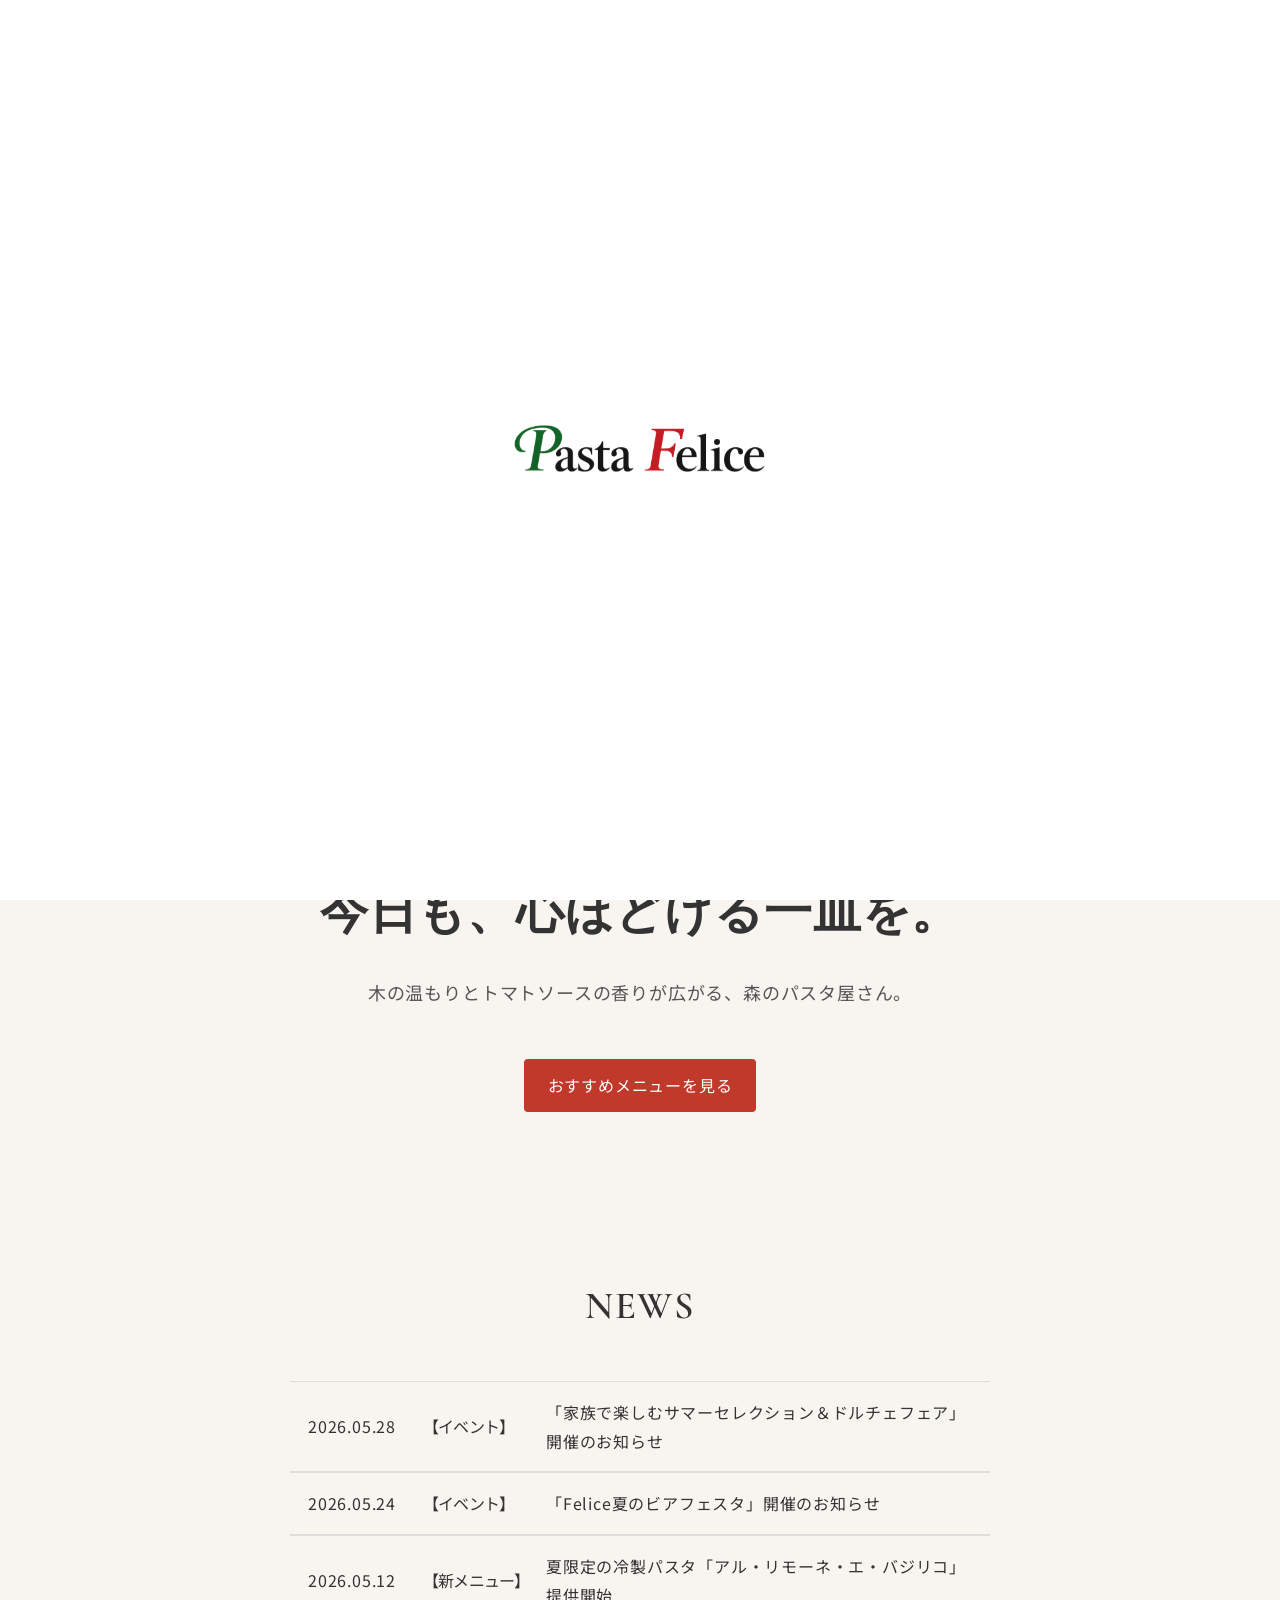
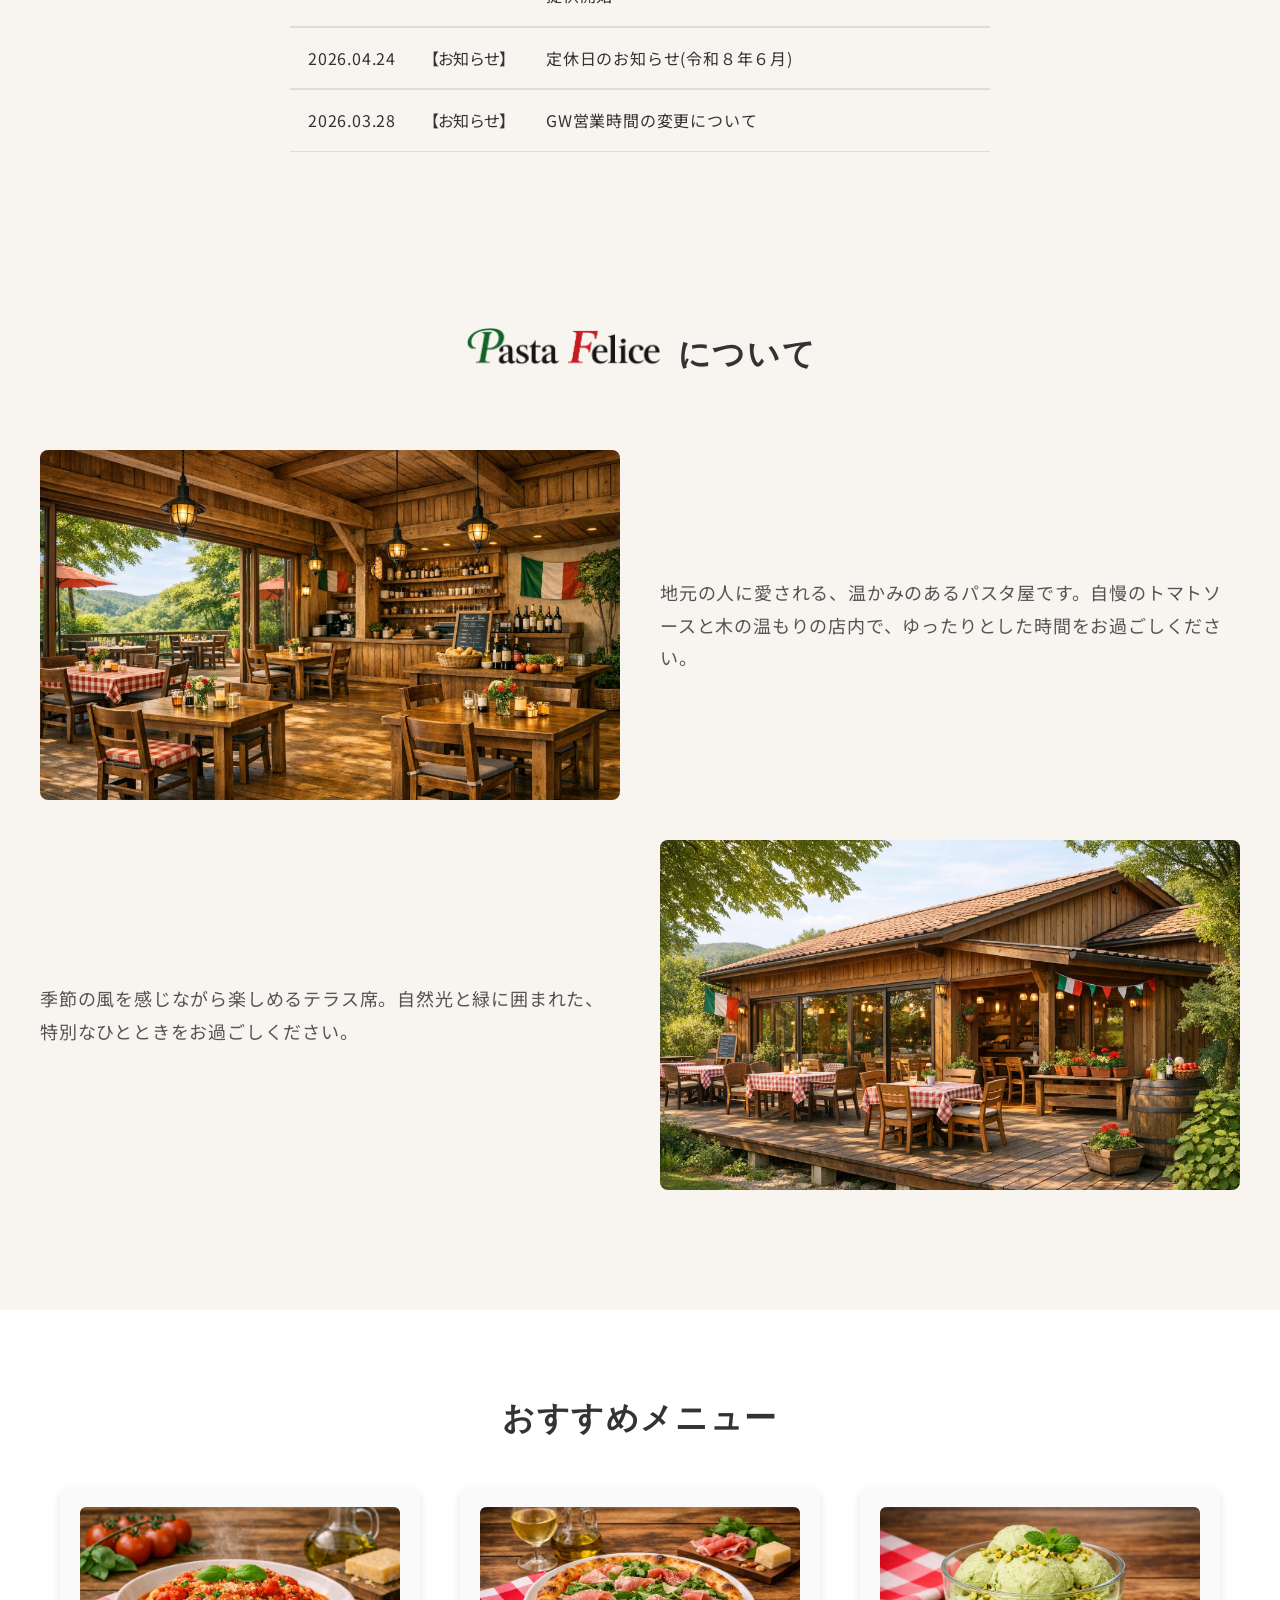
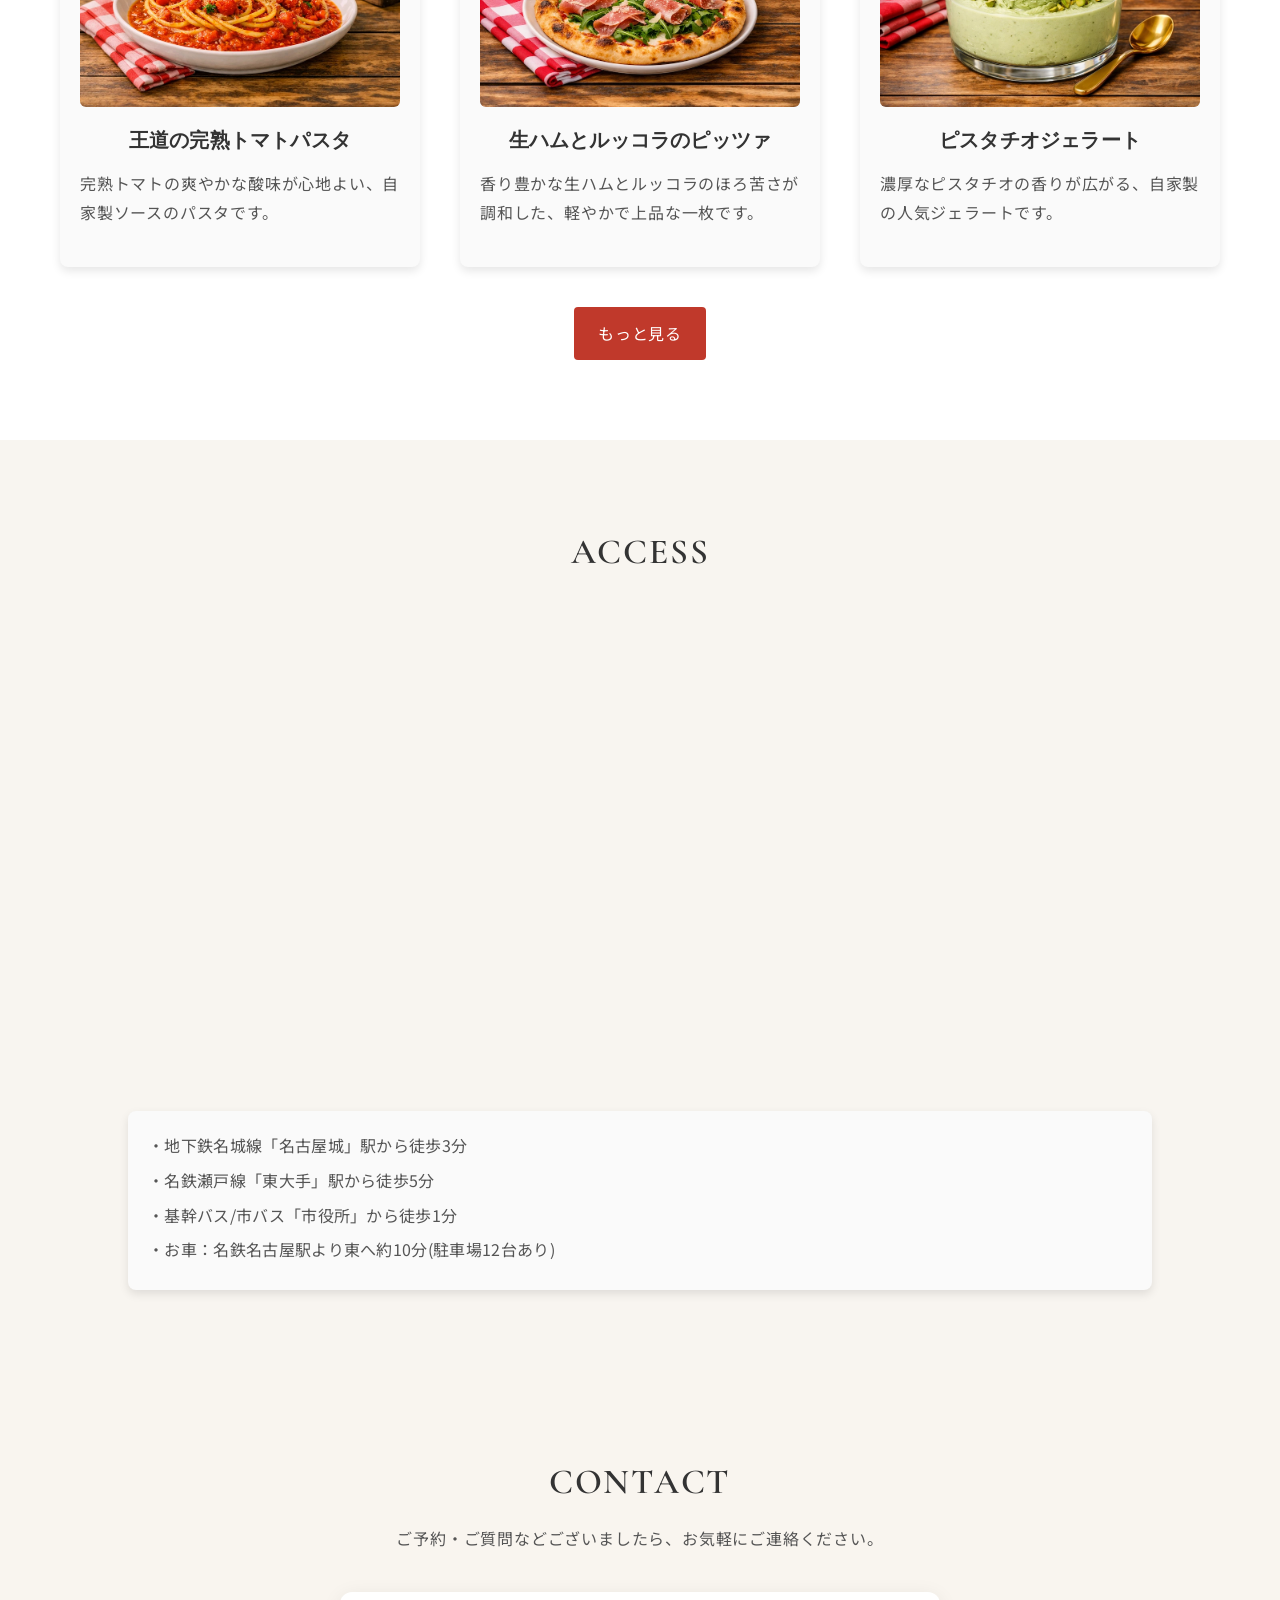
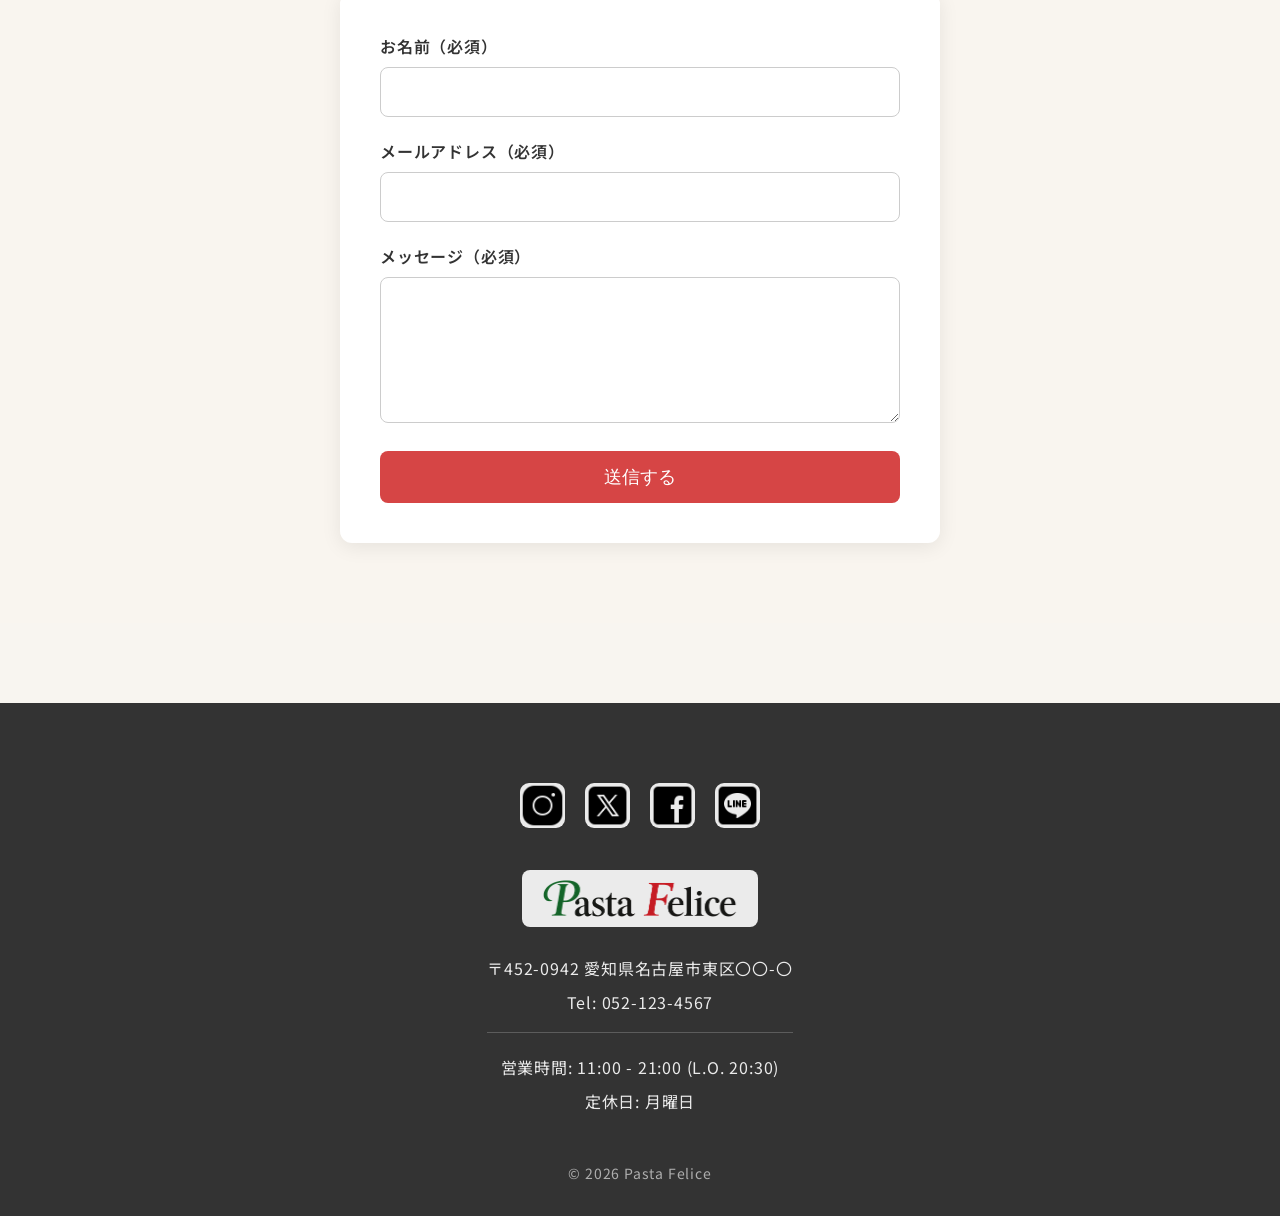
<file: index.html>
<!doctype html>
<html lang="ja">

<head>
  <meta charset="UTF-8" />
  <meta name="viewport" content="width=device-width, initial-scale=1.0" />
  <title>Pasta Felice</title>
  <link
    href="https://fonts.googleapis.com/css2?family=Cormorant+Garamond:wght@400;600&family=Playfair+Display:wght@400;600&family=Noto+Sans+JP:wght@300;400;500&display=swap"
    rel="stylesheet" />
  <link rel="stylesheet" href="https://cdnjs.cloudflare.com/ajax/libs/font-awesome/6.5.1/css/all.min.css" />

  <link rel="stylesheet" href="assets/css/style.css" />
  <script>
    if (sessionStorage.getItem('felice_visited')) {
      document.documentElement.style.visibility = 'hidden';
      document.addEventListener('DOMContentLoaded', () => {
        document.documentElement.style.visibility = '';
      });
    }
  </script>
</head>

<body>
  <script>
    if (sessionStorage.getItem('felice_visited')) {
      document.write(
        '<style>#splash, .white-cover { display: none !important; }</style>',
      );
    }
  </script>
  <div id="splash">
    <img src="./assets/images/logo3.png" alt="Logo" class="splash-logo-img" />
  </div>

  <div class="header-wrapper">
    <header>
      <a href="index.html" class="logo"><img src="./assets/images/logo3.png" alt="Pasta Felice" /></a>

      <div class="hamburger">
        <span></span>
        <span></span>
        <span></span>
      </div>

      <nav class="nav-menu">
        <span class="nav-close">×</span>
        <ul>
          <li><a href="index.html">HOME</a></li>
          <li><a href="index.html#news">NEWS</a></li>
          <li><a href="index.html#about">ABOUT</a></li>
          <li><a href="menu.html">MENU</a></li>
          <li><a href="index.html#access">ACCESS</a></li>
          <li><a href="index.html#contact">CONTACT</a></li>
        </ul>
      </nav>
    </header>
    <div class="nav-overlay"></div>
  </div>

  <main>
    <section class="main-visual" id="home-visual">
      <div class="white-cover"></div>

      <div class="slide slide1">
        <div class="overlay"></div>
      </div>
      <div class="slide slide3">
        <div class="overlay"></div>
      </div>
      <div class="slide slide2">
        <div class="overlay"></div>
      </div>
      <div class="slide slide4">
        <div class="overlay"></div>
      </div>
      <!-- ★★★ ここにメッセージを挿入 ★★★ -->
      <div class="slide-message">
        こころに残る、<br class="sp" />ひと皿の物語。
      </div>
      <div class="indicator">
        <span class="dot active"></span>
        <span class="dot"></span>
        <span class="dot"></span>
        <span class="dot"></span>
      </div>
      <button class="arrow prev">‹</button>
      <button class="arrow next">›</button>
    </section>

    <section class="catch">
      <h1 class="catch-title">今日も、心ほどける<br class="sp" />一皿を。</h1>
      <p class="catch-text">
        木の温もりと<br class="sp" />トマトソースの香りが広がる、<br class="sp" />森のパスタ屋さん。
      </p>
      <a href="#menu" class="btn">おすすめメニューを見る</a>
    </section>

    <section id="news" class="news-section fade-in">
      <div class="container">
        <h2 class="section-title">NEWS</h2>

        <!-- JSで中身を入れる箱 -->
        <div id="news-list" class="news-list"></div>
      </div>
    </section>

    <section id="about" class="about fade-in">
      <h2 class="section-title">
        <img src="./assets/images/logo3.png" alt="Pasta Felice について" /><span>について</span>
      </h2>

      <div class="about-row">
        <div class="about-img" style="background-image: url('assets/images/interior.webp')"></div>

        <div class="about-text">
          <p>
            地元の人に愛される、温かみのあるパスタ屋です。自慢のトマトソースと木の温もりの店内で、ゆったりとした時間をお過ごしください。
          </p>
        </div>
      </div>

      <div class="about-row reverse">
        <div class="about-img" style="background-image: url('assets/images/exterior.webp')"></div>

        <div class="about-text">
          <p>
            季節の風を感じながら楽しめるテラス席。自然光と緑に囲まれた、特別なひとときをお過ごしください。
          </p>
        </div>
      </div>
    </section>

    <section id="menu" class="menu fade-in">
      <h2 class="section-title">おすすめメニュー</h2>

      <div class="cards">
        <div class="card menu-card" data-key="pasta1" style="cursor: pointer">
          <div class="card-img" style="background-image: url('assets/images/pasta1.webp')"></div>

          <h3>王道の完熟トマトパスタ</h3>
          <p class="card-desc">
            完熟トマトの爽やかな酸味が心地よい、自家製ソースのパスタです。
          </p>
        </div>

        <div class="card menu-card" data-key="pizza3" style="cursor: pointer">
          <div class="card-img" style="background-image: url('assets/images/pizza3.webp')"></div>

          <h3>生ハムとルッコラのピッツァ</h3>
          <p class="card-desc">
            香り豊かな生ハムとルッコラのほろ苦さが調和した、軽やかで上品な一枚です。
          </p>
        </div>

        <div class="card menu-card" data-key="dessert3" style="cursor: pointer">
          <div class="card-img" style="background-image: url('assets/images/dessert3.webp')"></div>

          <h3>ピスタチオジェラート</h3>
          <p class="card-desc">
            濃厚なピスタチオの香りが広がる、自家製の人気ジェラートです。
          </p>
        </div>
      </div>

      <a href="menu.html" class="btn">もっと見る</a>
    </section>
  </main>

  <section id="access" class="access fade-in">
    <h2 class="section-title">ACCESS</h2>
    <div class="map-large">
      <iframe
        src="https://www.google.com/maps/embed?pb=!1m18!1m12!1m3!1d3261.004905829444!2d136.90399157543223!3d35.18143027275275!2m3!1f0!2f0!3f0!3m2!1i1024!2i768!4f13.1!3m3!1m2!1s0x6003712dbfa2718f%3A0x6dc8f7587fe509fd!2z5ZCN5Y-k5bGL5biC5b255omA!5e0!3m2!1sja!2sjp!4v1778330808648!5m2!1sja!2sjp&iwloc=0"
        width="100%" height="450" style="border: 0" allowfullscreen="" loading="lazy"
        referrerpolicy="no-referrer-when-downgrade">
      </iframe>
    </div>
    <div class="access-info card-style">
      <p>・地下鉄名城線「名古屋城」駅から徒歩3分</p>
      <p>・名鉄瀬戸線「東大手」駅から徒歩5分</p>
      <p>・基幹バス/市バス「市役所」から徒歩1分</p>
      <p>・お車：名鉄名古屋駅より東へ約10分(駐車場12台あり)</p>
    </div>
  </section>

  <section id="contact" class="contact fade-in">
    <h2 class="section-title">CONTACT</h2>

    <p class="contact-lead">
      ご予約・ご質問などございましたら、お気軽にご連絡ください。
    </p>

    <div class="contact-form">
      <form action="#" method="post">
        <label for="name">お名前（必須）</label>
        <input type="text" id="name" name="name" required />
        <label for="email">メールアドレス（必須）</label>
        <input type="email" id="email" name="email" required />
        <label for="message">メッセージ（必須）</label>
        <textarea id="message" name="message" rows="5" required></textarea>
        <button type="submit" class="contact-btn">送信する</button>
      </form>
    </div>
  </section>

  <footer class="site-footer">
    <div class="footer-inner">
      <div class="sns-area">
        <a href="#" class="sns-icon">
          <img src="./assets/images/icon-instagram.png" alt="Instagram" />
        </a>
        <a href="#" class="sns-icon">
          <img src="./assets/images/icon-x.png" alt="X" />
        </a>
        <a href="#" class="sns-icon">
          <img src="./assets/images/icon-facebook.png" alt="Facebook" />
        </a>
        <a href="#" class="sns-icon">
          <img src="./assets/images/icon-line.png" alt="LINE" />
        </a>
      </div>

      <div class="footer-info">
        <h3 class="footer-logo">
          <a href="index.html" class="logo">
            <img src="./assets/images/logo3.png" alt="Pasta Felice" />
          </a>
        </h3>

        <p>〒452-0942 愛知県名古屋市東区〇〇-〇</p>
        <p><a href="tel:0521234567">Tel: 052-123-4567</a></p>
        <div class="hours">
          <p>営業時間: 11:00 - 21:00 (L.O. 20:30)</p>
          <p>定休日: 月曜日</p>
        </div>
      </div>
    </div>

    <p class="copy">© 2026 Pasta Felice</p>
  </footer>

  <script>
    // 1. スライドショーの本体
    const slides = document.querySelectorAll('.slide');
    const dots = document.querySelectorAll('.dot');
    let index = 0;
    let timer;
    null;

    function showSlide(nextIndex) {
      // スライドが1枚もない場合は処理しない（エラー防止）
      if (slides.length === 0) return;
      const currentActive = document.querySelector('.slide.active');
      index = (nextIndex + slides.length) % slides.length;
      slides.forEach((slide) => slide.classList.remove('last-active'));
      if (currentActive) {
        currentActive.classList.remove('active');
        currentActive.classList.add('last-active');
      }
      slides[index].classList.add('active');
      dots.forEach((d, i) => {
        d.classList.toggle('active', i === index);
      });
      resetTimer();
    }

    function resetTimer() {
      clearInterval(timer);
      timer = setInterval(() => {
        showSlide(index + 1);
      }, 7200);
    }

    document
      .querySelector('.next')
      .addEventListener('click', () => showSlide(index + 1));
    document
      .querySelector('.prev')
      .addEventListener('click', () => showSlide(index - 1));
    dots.forEach((dot, i) =>
      dot.addEventListener('click', () => showSlide(i)),
    );

    // 2. スプラッシュ画面の制御（ふわっと消える演出）
    window.addEventListener('load', () => {
      const splash = document.getElementById('splash');
      const whiteCover = document.querySelector('.white-cover');
      const visited = sessionStorage.getItem('felice_visited');

      if (visited) {
        if (splash) splash.style.display = 'none';
        if (whiteCover) whiteCover.style.display = 'none';
        document.body.classList.remove('no-scroll');
        showSlide(0);
        return;
      }

      // 初回訪問時
      document.body.classList.add('no-scroll');
      if (splash) splash.style.display = 'flex';
      if (whiteCover) whiteCover.style.display = 'block';

      setTimeout(() => {
        // ① ロゴ（スプラッシュ）をフェードアウト
        splash.classList.add('hide');

        // ★ 初回訪問として記録（次回からスプラッシュを出さない）
        sessionStorage.setItem('felice_visited', 'true');

        // ② メイン画像が表示されるまで white-cover を残す
        setTimeout(() => {
          whiteCover.classList.add('hide');
        }, 1200);

        // ③ メイン画像を表示し、スクロール解除
        setTimeout(() => {
          document.body.classList.remove('no-scroll');
          showSlide(0);

          const message = document.querySelector('.slide-message');
          if (message) {
            message.classList.add('show-anim');
          }
        }, 2000);
      }, 3500);
    });
  </script>

  <div id="itemModal" class="item-modal">
    <div class="item-modal-content">
      <span class="item-modal-close">×</span>

      <img id="modalImage" class="item-modal-image" />

      <h2 id="modalTitle" class="item-modal-title"></h2>

      <p id="modalPrice" class="item-modal-price"></p>

      <p id="modalDesc" class="item-modal-desc"></p>
    </div>
  </div>

  <script>
    const items = {
      pasta1: {
        img: 'assets/images/pasta1.webp',
        title: 'スパゲッティ・ポモドーロ・クラシコ',
        price: '¥1,180（税込）',
        desc: '完熟トマトの甘みと酸味を引き出した定番パスタ。南イタリア・ナポリで“最も愛される基本のパスタ”と呼ばれる一皿です。火を入れることで甘みが増すサンマルツァーノ種のトマトを中心に使い、余計な調味料を加えず、トマト・バジル・オリーブオイルの香りを最大限に生かしています。シンプルだからこそ、丁寧な火入れと素材の質が味を決める、王道の一品です。',
      },

      // pasta2: {
      //   img: 'assets/images/pasta2.webp',
      //   title: 'フェットチーネ・アルフレッド・コン・ポッロ',
      //   price: '¥1,380（税込）',
      //   desc: '濃厚なクリームソースにチキンを合わせた、贅沢でまろやかな一皿。ローマの料理人アルフレッド氏が考案したと言われる“アルフレッドソース”を、平打ちのフェットチーネにたっぷり絡むよう、コクのあるクリームで仕上げています。しっとりと焼き上げたチキンがソースのまろやかさを引き立て、一口ごとに満足感のある、リッチな味わいをお楽しみいただけます。',
      // },

      pizza3: {
        img: 'assets/images/pizza3.webp',
        title: 'プロシュート・エ・ルッコラ',
        price: '¥1,680（税込）',
        desc: '生ハムの塩気とルッコラの爽やかさが絶妙に調和した大人の味。焼き上げた生地の上に、仕上げで生ハムとルッコラをのせることで、香りと食感が際立ちます。イタリアでは“ワインと合わせるピザ”として親しまれる組み合わせです。',
      },

      dessert3: {
        img: 'assets/images/dessert3.webp',
        title: 'ピスタチオジェラート',
        price: '¥720（税込）',
        desc: '濃厚なピスタチオの香りが楽しめる、人気の自家製ジェラート。イタリアではジェラート専門店が多く、ナッツ系フレーバーは特に人気。香ばしさとコクが広がる、満足感の高い一品です。',
      },
    };

    const modal = document.getElementById('itemModal');

    function closeModal() {
      modal.classList.remove('show');

      document.body.classList.remove('no-scroll');

      setTimeout(() => {
        modal.style.display = 'none';
      }, 300);
    }

    document.querySelectorAll('.menu-card').forEach((card) => {
      card.addEventListener('click', () => {
        const key = card.getAttribute('data-key');

        const item = items[key];

        if (!item) return;

        document.getElementById('modalImage').src = item.img;

        document.getElementById('modalTitle').textContent = item.title;

        document.getElementById('modalPrice').textContent = item.price;

        document.getElementById('modalDesc').textContent = item.desc;

        modal.style.display = 'flex';

        document.body.classList.add('no-scroll');

        setTimeout(() => {
          modal.classList.add('show');
        }, 10);
      });
    });

    document.querySelector('.item-modal-close').onclick = closeModal;

    modal.addEventListener('click', (e) => {
      if (e.target === modal) closeModal();
    });
  </script>
  <script>
    const fadeTargets = document.querySelectorAll('.fade-in');

    const hamburger = document.querySelector('.hamburger');
    const navMenu = document.querySelector('.nav-menu');
    const navClose = document.querySelector('.nav-close');

    const observer = new IntersectionObserver(
      (entries) => {
        entries.forEach((entry) => {
          if (entry.isIntersecting) {
            entry.target.classList.add('show');
          }
        });
      },
      {
        threshold: 0, // ← ★ここを 0 にする
      },
    );

    fadeTargets.forEach((target) => observer.observe(target));

    // × ボタンで閉じる
    navClose.addEventListener('click', () => {
      navMenu.classList.remove('show');
      hamburger.classList.remove('active');
      document.body.classList.remove('no-scroll');
    });

    // ★ 黒い幕（オーバーレイ）を取得
    const navOverlay = document.querySelector('.nav-overlay');

    // ★ ハンバーガーを押したらナビと黒幕を表示
    hamburger.addEventListener('click', () => {
      navMenu.classList.toggle('show');
      hamburger.classList.toggle('active');

      if (navMenu.classList.contains('show')) {
        navOverlay.classList.add('show'); // ← 黒幕 ON
        document.body.classList.add('no-scroll');
      } else {
        navOverlay.classList.remove('show'); // ← 黒幕 OFF
        document.body.classList.remove('no-scroll');
      }
    });

    // ★ × ボタンで閉じる
    navClose.addEventListener('click', () => {
      navMenu.classList.remove('show');
      hamburger.classList.remove('active');
      navOverlay.classList.remove('show');
      document.body.classList.remove('no-scroll');
    });

    // ★ 黒幕をタッチしたら閉じる
    navOverlay.addEventListener('click', () => {
      navMenu.classList.remove('show');
      hamburger.classList.remove('active');
      navOverlay.classList.remove('show');
      document.body.classList.remove('no-scroll');
    });

    // ★ メニュー内のリンクを押したら閉じる（← これを追加）
    document.querySelectorAll('.nav-menu a').forEach((link) => {
      link.addEventListener('click', () => {
        navMenu.classList.remove('show');
        hamburger.classList.remove('active');
        navOverlay.classList.remove('show');
        document.body.classList.remove('no-scroll');
      });
    });
  </script>
  <!-- ▼ NEWS用モーダル（NEWSをクリックしたときに開く） -->
  <div id="newsModal" class="news-modal">
    <div class="news-modal-content">
      <span class="item-modal-close">×</span>

      <h2 id="newsModalTitle" class="news-modal-title"></h2>

      <p class="news-modal-meta">
        <span id="newsModalDate" class="news-modal-date"></span>
        <span id="newsModalCategory" class="news-modal-category"></span>
      </p>

      <p id="newsModalDetail" class="news-modal-detail"></p>
    </div>
  </div>
  <script>
    const NEWS_VISIBLE_COUNT = 5;

    const newsListEl = document.getElementById('news-list');

    const newsModal = document.getElementById('newsModal');
    const newsModalTitle = document.getElementById('newsModalTitle');
    const newsModalDate = document.getElementById('newsModalDate');
    const newsModalCategory = document.getElementById('newsModalCategory');
    const newsModalDetail = document.getElementById('newsModalDetail');
    const newsModalClose = newsModal.querySelector('.item-modal-close');

    let allNews = [];

    function isNew(dateStr) {
      const today = new Date();
      const newsDate = new Date(dateStr);
      const diffMs = today - newsDate;
      const diffDays = diffMs / (1000 * 60 * 60 * 24);
      return diffDays <= 7;
    }

    function renderNews() {
      newsListEl.innerHTML = '';

      // ★ 常に最新5件だけ表示
      const slice = allNews.slice(0, NEWS_VISIBLE_COUNT);

      slice.forEach((item, index) => {
        const div = document.createElement('div');
        div.className = 'news-item';
        div.dataset.index = index;

        // ▼ 日付
        const dateEl = document.createElement('span');
        dateEl.className = 'news-date';
        dateEl.textContent = item.date.replace(/-/g, '.');

        // ▼ カテゴリ（★追加）
        const categoryEl = document.createElement('span');
        categoryEl.className = 'news-category';
        categoryEl.textContent = `【${item.category}】`;

        // ▼ タイトル
        const titleEl = document.createElement('span');
        titleEl.className = 'news-title';
        titleEl.textContent = item.title;

        if (isNew(item.date)) {
          const newEl = document.createElement('span');
          newEl.className = 'news-new';
          newEl.textContent = 'NEW';
          titleEl.appendChild(newEl);
        }

        // ▼ 追加する順番（ここが重要）
        div.appendChild(dateEl);
        div.appendChild(categoryEl); // ← ★ここに入れる
        div.appendChild(titleEl);

        div.addEventListener('click', () => {
          newsModalTitle.textContent = item.title;
          newsModalDate.textContent = item.date.replace(/-/g, '.');
          newsModalCategory.textContent = `【${item.category}】`;
          newsModalDetail.innerHTML = item.detail;

          newsModal.classList.add('show');
          document.body.classList.add('no-scroll');
        });

        newsListEl.appendChild(div);
      });
    }

    fetch('assets/data/news.json')
      .then((res) => res.json())
      .then((data) => {
        allNews = data.sort((a, b) => new Date(b.date) - new Date(a.date));
        renderNews();
      })
      .catch((err) => {
        console.error('NEWSの読み込みに失敗しました', err);
      })
      .finally(()=>{

      });

    function closeNewsModal() {
      newsModal.classList.remove('show');
      document.body.classList.remove('no-scroll');
    }

    newsModalClose.addEventListener('click', closeNewsModal);
    newsModal.addEventListener('click', (e) => {
      if (e.target === newsModal) closeNewsModal();
    });
  </script>
</body>

</html>
</file>
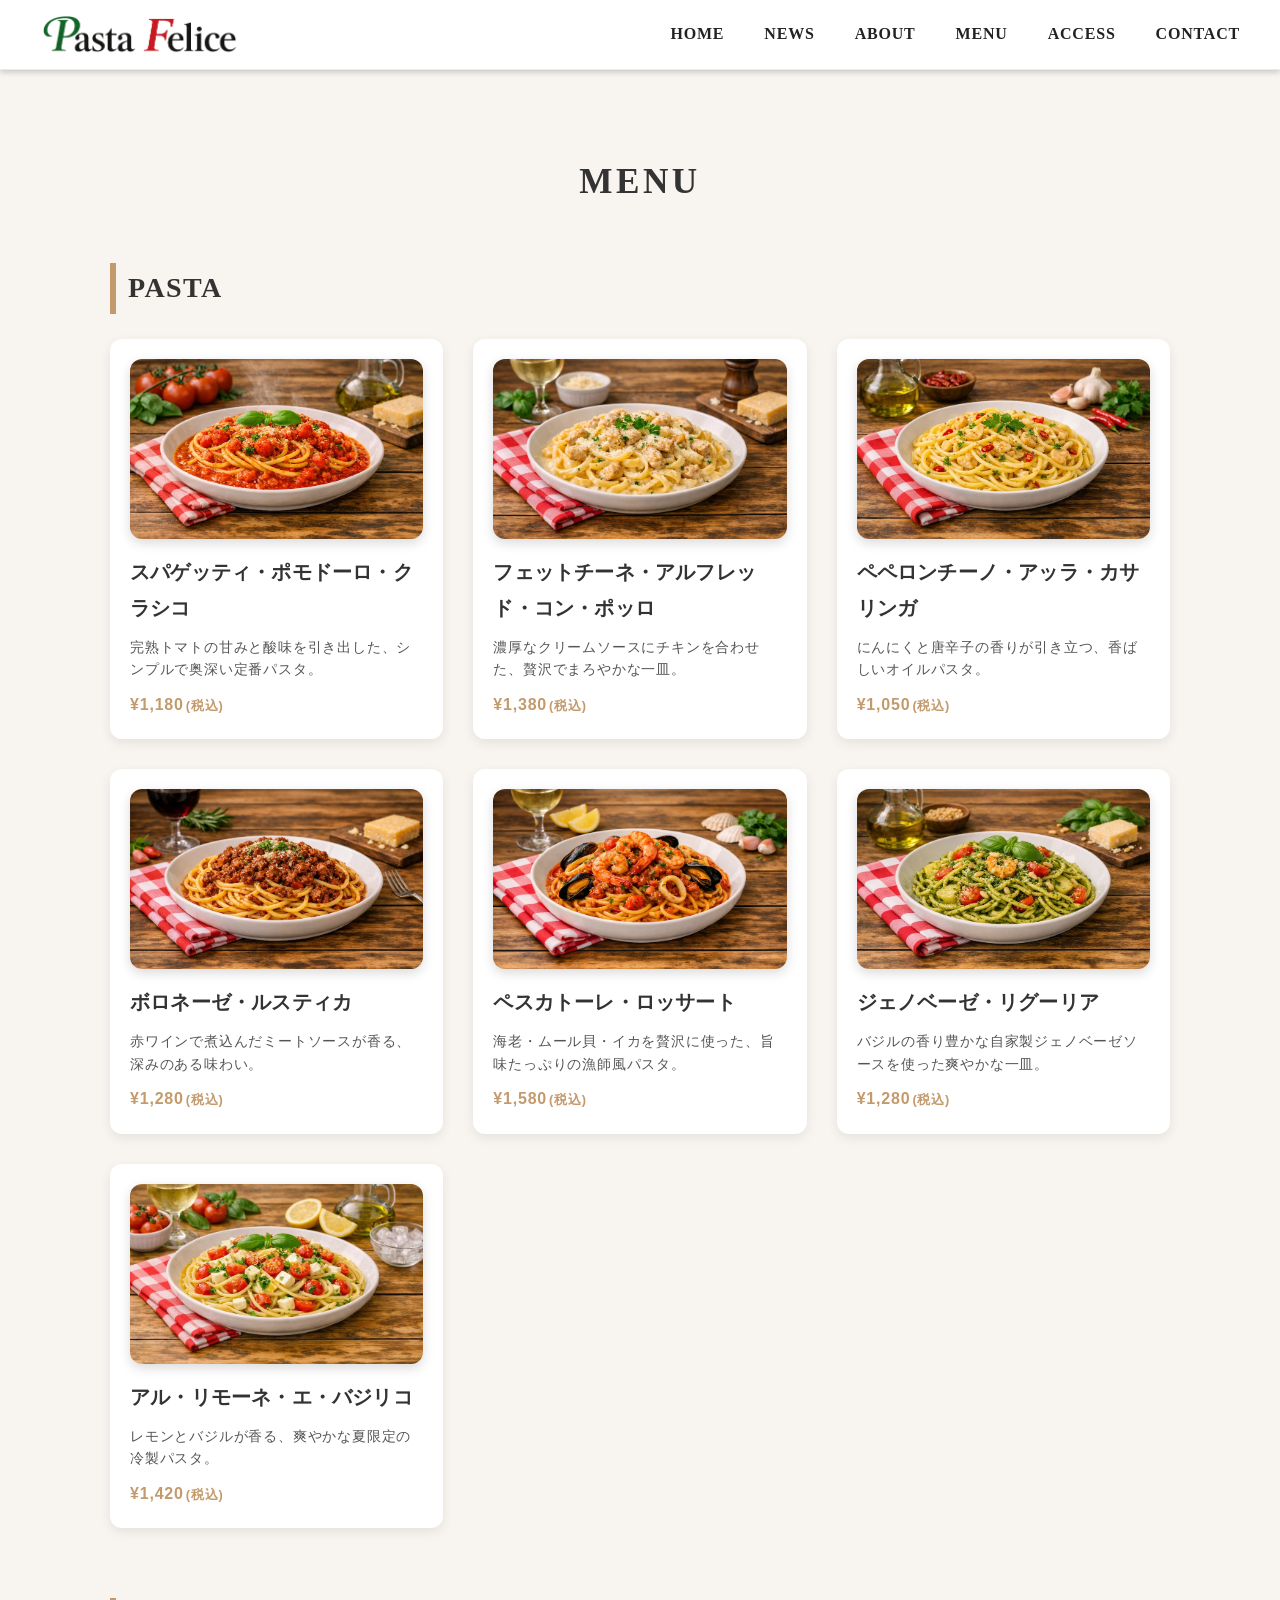
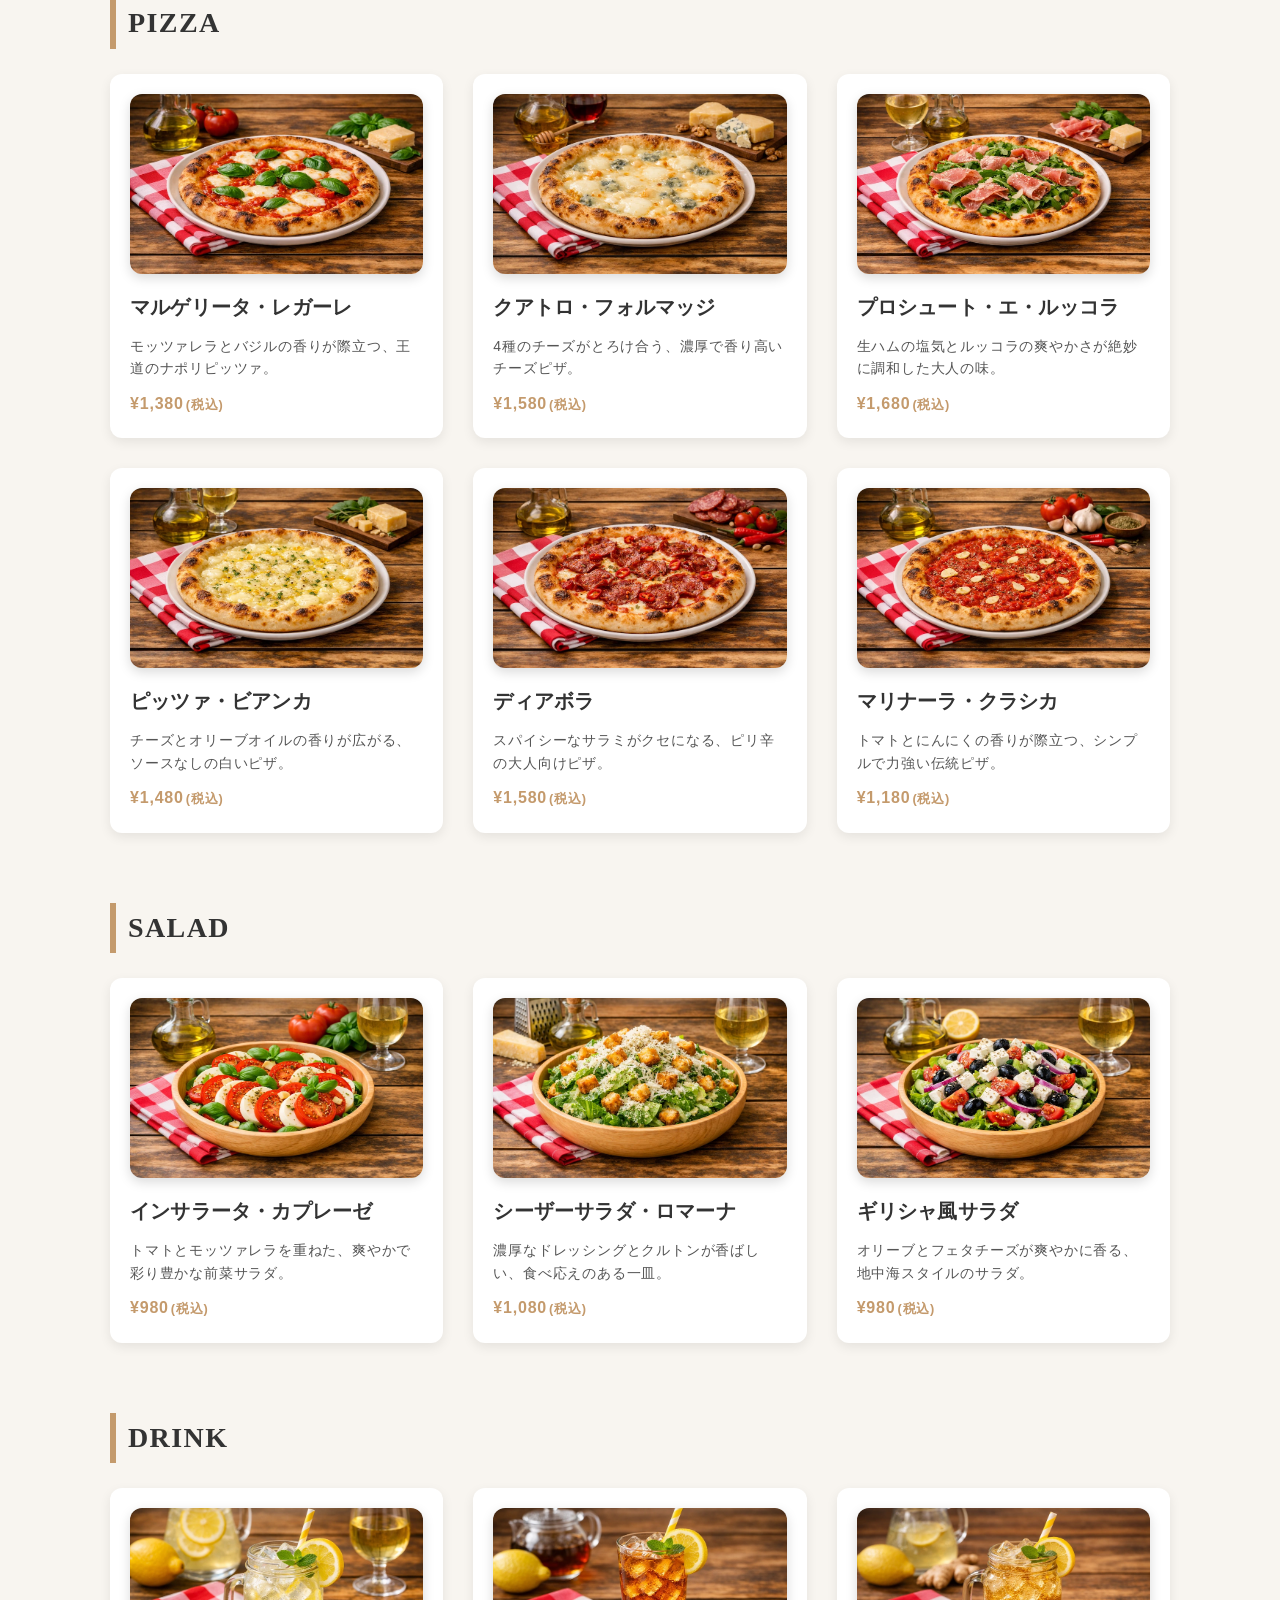
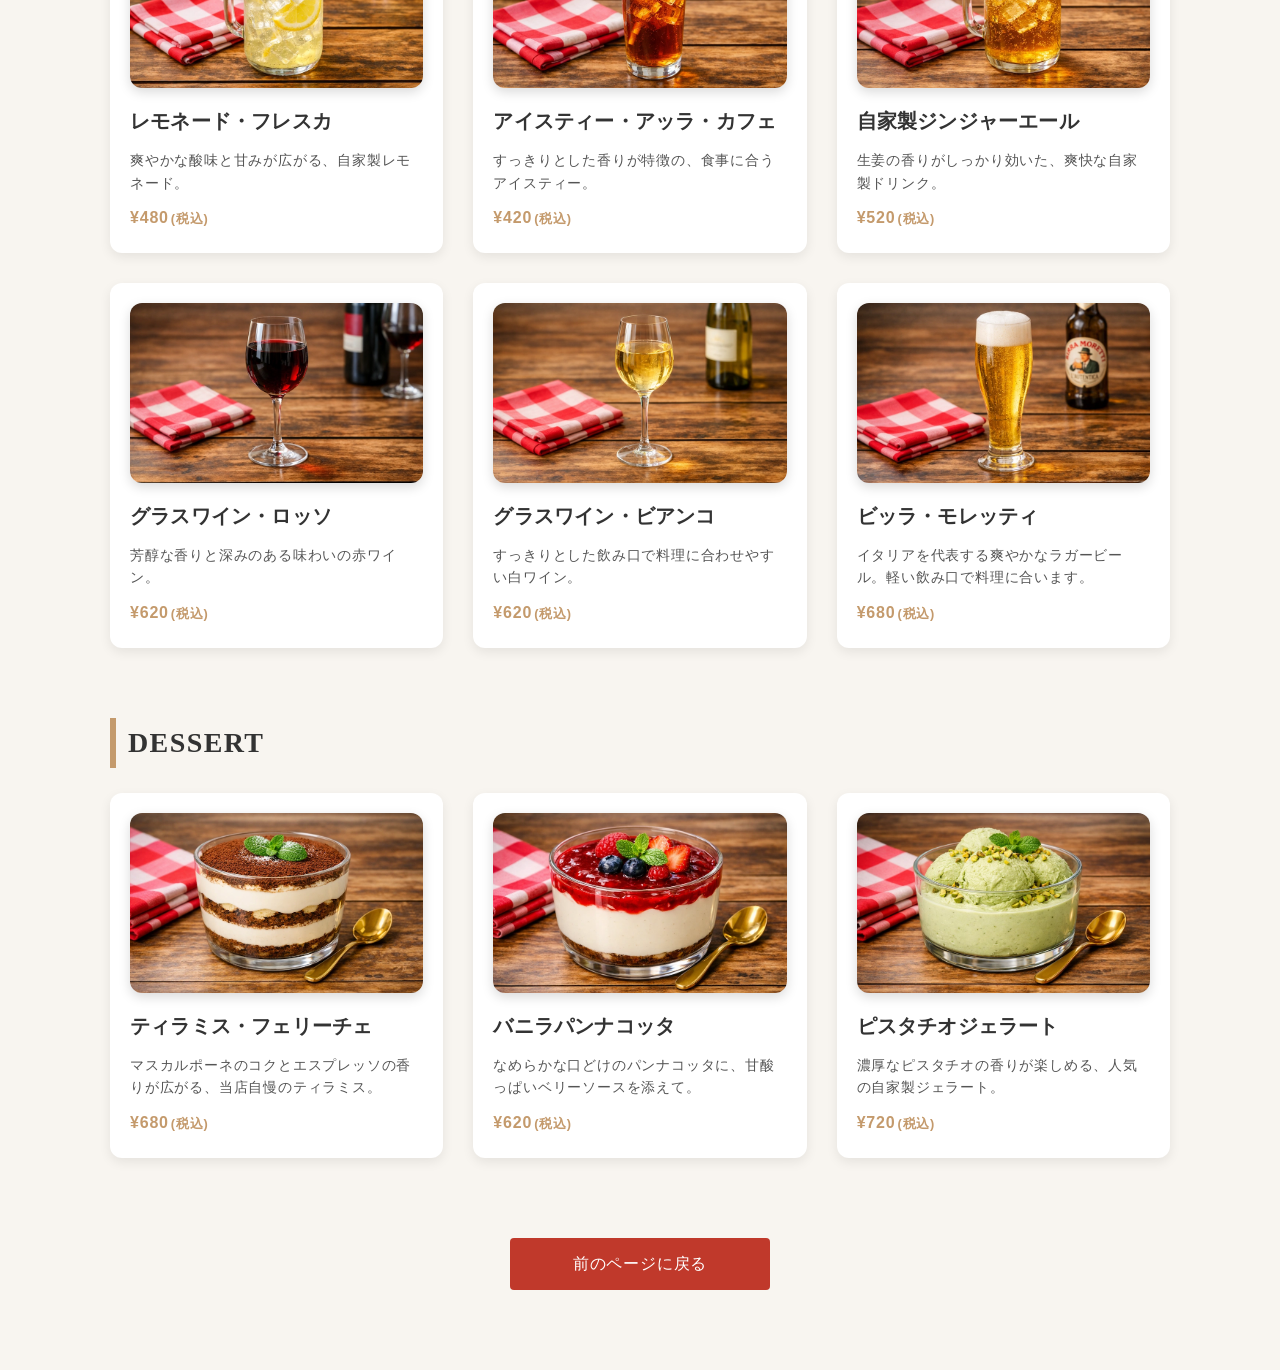
<file: menu.html>
<!doctype html>
<html lang="ja">
  <head>
    <meta charset="UTF-8" />
    <meta name="viewport" content="width=device-width, initial-scale=1.0" />
    <title>Menu | Pasta Felice</title>

    <link rel="stylesheet" href="assets/css/style.css" />
    <link rel="stylesheet" href="assets/css/menu.css" />
  </head>

  <body>
    <div class="header-wrapper">
      <header>
        <a href="index.html" class="logo">
          <img src="./assets/images/logo3.png" alt="Pasta Felice" />
        </a>

        <div class="hamburger">
          <span></span>
          <span></span>
          <span></span>
        </div>

        <nav class="nav-menu">
          <span class="nav-close">×</span>
          <ul>
            <li><a href="index.html">HOME</a></li>
            <li><a href="index.html#news">NEWS</a></li>
            <li><a href="index.html#about">ABOUT</a></li>
            <li><a href="menu.html">MENU</a></li>
            <li><a href="index.html#access">ACCESS</a></li>
            <li><a href="index.html#contact">CONTACT</a></li>
          </ul>
        </nav>
      </header>
      <div class="nav-overlay"></div>
    </div>

    <main>
      <section id="menu-page" class="menu-page fade-section">
        <h1 class="menu-main-title">MENU</h1>

        <div class="menu-section fade-section">
          <h2 class="menu-category">PASTA</h2>
          <div class="menu-grid">
            <div class="menu-card fade-in" data-key="pasta1">
              <div
                class="menu-img"
                style="background-image: url('assets/images/pasta1.webp')"
              ></div>
              <h3>スパゲッティ・ポモドーロ・クラシコ</h3>
              <p>
                完熟トマトの甘みと酸味を引き出した、シンプルで奥深い定番パスタ。
              </p>
              <span class="price">¥1,180<span class="tax">(税込)</span></span>
            </div>

            <div class="menu-card fade-in" data-key="pasta2">
              <div
                class="menu-img"
                style="background-image: url('assets/images/pasta2.webp')"
              ></div>
              <h3>フェットチーネ・アルフレッド・コン・ポッロ</h3>
              <p>
                濃厚なクリームソースにチキンを合わせた、贅沢でまろやかな一皿。
              </p>
              <span class="price">¥1,380<span class="tax">(税込)</span></span>
            </div>

            <div class="menu-card fade-in" data-key="pasta3">
              <div
                class="menu-img"
                style="background-image: url('assets/images/pasta3.webp')"
              ></div>
              <h3>ペペロンチーノ・アッラ・カサリンガ</h3>
              <p>にんにくと唐辛子の香りが引き立つ、香ばしいオイルパスタ。</p>
              <span class="price">¥1,050<span class="tax">(税込)</span></span>
            </div>

            <div class="menu-card fade-in" data-key="pasta4">
              <div
                class="menu-img"
                style="background-image: url('assets/images/pasta4.webp')"
              ></div>
              <h3>ボロネーゼ・ルスティカ</h3>
              <p>赤ワインで煮込んだミートソースが香る、深みのある味わい。</p>
              <span class="price">¥1,280<span class="tax">(税込)</span></span>
            </div>
            <div class="menu-card fade-in" data-key="pasta5">
              <div
                class="menu-img"
                style="background-image: url('assets/images/pasta5.webp')"
              ></div>
              <h3>ペスカトーレ・ロッサート</h3>
              <p>
                海老・ムール貝・イカを贅沢に使った、旨味たっぷりの漁師風パスタ。
              </p>
              <span class="price">¥1,580<span class="tax">(税込)</span></span>
            </div>
            <div class="menu-card fade-in" data-key="pasta6">
              <div
                class="menu-img"
                style="background-image: url('assets/images/pasta6.webp')"
              ></div>
              <h3>ジェノベーゼ・リグーリア</h3>
              <p>
                バジルの香り豊かな自家製ジェノベーゼソースを使った爽やかな一皿。
              </p>
              <span class="price">¥1,280<span class="tax">(税込)</span></span>
            </div>
            <div class="menu-card fade-in" data-key="pasta7">
              <div
                class="menu-img"
                style="background-image: url('assets/images/pasta7.webp')"
              ></div>
              <h3>アル・リモーネ・エ・バジリコ</h3>
              <p>レモンとバジルが香る、爽やかな夏限定の冷製パスタ。</p>
              <span class="price">¥1,420<span class="tax">(税込)</span></span>
            </div>
          </div>
        </div>

        <div class="menu-section fade-section">
          <h2 class="menu-category">PIZZA</h2>
          <div class="menu-grid">
            <div class="menu-card fade-in" data-key="pizza1">
              <div
                class="menu-img"
                style="background-image: url('assets/images/pizza1.webp')"
              ></div>
              <h3>マルゲリータ・レガーレ</h3>
              <p>モッツァレラとバジルの香りが際立つ、王道のナポリピッツァ。</p>
              <span class="price">¥1,380<span class="tax">(税込)</span></span>
            </div>

            <div class="menu-card fade-in" data-key="pizza2">
              <div
                class="menu-img"
                style="background-image: url('assets/images/pizza2.webp')"
              ></div>
              <h3>クアトロ・フォルマッジ</h3>
              <p>4種のチーズがとろけ合う、濃厚で香り高いチーズピザ。</p>
              <span class="price">¥1,580<span class="tax">(税込)</span></span>
            </div>

            <div class="menu-card fade-in" data-key="pizza3">
              <div
                class="menu-img"
                style="background-image: url('assets/images/pizza3.webp')"
              ></div>
              <h3>プロシュート・エ・ルッコラ</h3>
              <p>生ハムの塩気とルッコラの爽やかさが絶妙に調和した大人の味。</p>
              <span class="price">¥1,680<span class="tax">(税込)</span></span>
            </div>
            <div class="menu-card fade-in" data-key="pizza4">
              <div
                class="menu-img"
                style="background-image: url('assets/images/pizza4.webp')"
              ></div>
              <h3>ピッツァ・ビアンカ</h3>
              <p>
                チーズとオリーブオイルの香りが広がる、ソースなしの白いピザ。
              </p>
              <span class="price">¥1,480<span class="tax">(税込)</span></span>
            </div>

            <div class="menu-card fade-in" data-key="pizza5">
              <div
                class="menu-img"
                style="background-image: url('assets/images/pizza5.webp')"
              ></div>
              <h3>ディアボラ</h3>
              <p>スパイシーなサラミがクセになる、ピリ辛の大人向けピザ。</p>
              <span class="price">¥1,580<span class="tax">(税込)</span></span>
            </div>
            <div class="menu-card fade-in" data-key="pizza6">
              <div
                class="menu-img"
                style="background-image: url('assets/images/pizza6.webp')"
              ></div>
              <h3>マリナーラ・クラシカ</h3>
              <p>トマトとにんにくの香りが際立つ、シンプルで力強い伝統ピザ。</p>
              <span class="price">¥1,180<span class="tax">(税込)</span></span>
            </div>
          </div>
        </div>

        <div class="menu-section fade-section">
          <h2 class="menu-category">SALAD</h2>
          <div class="menu-grid">
            <div class="menu-card fade-in" data-key="salad1">
              <div
                class="menu-img"
                style="background-image: url('assets/images/salad1.webp')"
              ></div>
              <h3>インサラータ・カプレーゼ</h3>
              <p>
                トマトとモッツァレラを重ねた、爽やかで彩り豊かな前菜サラダ。
              </p>
              <span class="price">¥980<span class="tax">(税込)</span></span>
            </div>

            <div class="menu-card fade-in" data-key="salad2">
              <div
                class="menu-img"
                style="background-image: url('assets/images/salad2.webp')"
              ></div>
              <h3>シーザーサラダ・ロマーナ</h3>
              <p>
                濃厚なドレッシングとクルトンが香ばしい、食べ応えのある一皿。
              </p>
              <span class="price">¥1,080<span class="tax">(税込)</span></span>
            </div>
            <div class="menu-card fade-in" data-key="salad3">
              <div
                class="menu-img"
                style="background-image: url('assets/images/salad3.webp')"
              ></div>
              <h3>ギリシャ風サラダ</h3>
              <p>
                オリーブとフェタチーズが爽やかに香る、地中海スタイルのサラダ。
              </p>
              <span class="price">¥980<span class="tax">(税込)</span></span>
            </div>
          </div>
        </div>

        <div class="menu-section fade-section">
          <h2 class="menu-category">DRINK</h2>
          <div class="menu-grid">
            <div class="menu-card fade-in" data-key="drink1">
              <div
                class="menu-img"
                style="background-image: url('assets/images/drink1.webp')"
              ></div>
              <h3>レモネード・フレスカ</h3>
              <p>爽やかな酸味と甘みが広がる、自家製レモネード。</p>
              <span class="price">¥480<span class="tax">(税込)</span></span>
            </div>

            <div class="menu-card fade-in" data-key="drink2">
              <div
                class="menu-img"
                style="background-image: url('assets/images/drink2.webp')"
              ></div>
              <h3>アイスティー・アッラ・カフェ</h3>
              <p>すっきりとした香りが特徴の、食事に合うアイスティー。</p>
              <span class="price">¥420<span class="tax">(税込)</span></span>
            </div>
            <div class="menu-card fade-in" data-key="drink3">
              <div
                class="menu-img"
                style="background-image: url('assets/images/drink3.webp')"
              ></div>
              <h3>自家製ジンジャーエール</h3>
              <p>生姜の香りがしっかり効いた、爽快な自家製ドリンク。</p>
              <span class="price">¥520<span class="tax">(税込)</span></span>
            </div>
            <div class="menu-card fade-in" data-key="drink4">
              <div
                class="menu-img"
                style="background-image: url('assets/images/drink4.webp')"
              ></div>
              <h3>グラスワイン・ロッソ</h3>
              <p>芳醇な香りと深みのある味わいの赤ワイン。</p>
              <span class="price">¥620<span class="tax">(税込)</span></span>
            </div>
            <div class="menu-card fade-in" data-key="drink5">
              <div
                class="menu-img"
                style="background-image: url('assets/images/drink5.webp')"
              ></div>
              <h3>グラスワイン・ビアンコ</h3>
              <p>すっきりとした飲み口で料理に合わせやすい白ワイン。</p>
              <span class="price">¥620<span class="tax">(税込)</span></span>
            </div>
            <div class="menu-card fade-in" data-key="drink6">
              <div
                class="menu-img"
                style="background-image: url('assets/images/drink6.webp')"
              ></div>
              <h3>ビッラ・モレッティ</h3>
              <p>
                イタリアを代表する爽やかなラガービール。軽い飲み口で料理に合います。
              </p>
              <span class="price">¥680<span class="tax">(税込)</span></span>
            </div>
          </div>
        </div>

        <div class="menu-section fade-section">
          <h2 class="menu-category">DESSERT</h2>
          <div class="menu-grid">
            <div class="menu-card fade-in" data-key="dessert1">
              <div
                class="menu-img"
                style="background-image: url('assets/images/dessert1.webp')"
              ></div>
              <h3>ティラミス・フェリーチェ</h3>
              <p>
                マスカルポーネのコクとエスプレッソの香りが広がる、当店自慢のティラミス。
              </p>
              <span class="price">¥680<span class="tax">(税込)</span></span>
            </div>

            <div class="menu-card fade-in" data-key="dessert2">
              <div
                class="menu-img"
                style="background-image: url('assets/images/dessert2.webp')"
              ></div>
              <h3>バニラパンナコッタ</h3>
              <p>
                なめらかな口どけのパンナコッタに、甘酸っぱいベリーソースを添えて。
              </p>
              <span class="price">¥620<span class="tax">(税込)</span></span>
            </div>

            <div class="menu-card fade-in" data-key="dessert3">
              <div
                class="menu-img"
                style="background-image: url('assets/images/dessert3.webp')"
              ></div>
              <h3>ピスタチオジェラート</h3>
              <p>濃厚なピスタチオの香りが楽しめる、人気の自家製ジェラート。</p>
              <span class="price">¥720<span class="tax">(税込)</span></span>
            </div>
          </div>
        </div>
      </section>
      <a href="javascript:history.back()" class="btn back-btn"
        >前のページに戻る</a
      >
    </main>

    <div id="itemModal" class="item-modal">
      <div class="item-modal-content">
        <span class="item-modal-close">×</span>

        <img id="modalImage" class="item-modal-image" />

        <h2 id="modalTitle" class="item-modal-title"></h2>
        <p id="modalPrice" class="item-modal-price"></p>
        <p id="modalDesc" class="item-modal-desc"></p>
      </div>
    </div>

    <script>
      const items = {
        pasta1: {
          img: 'assets/images/pasta1.webp',
          title: 'スパゲッティ・ポモドーロ・クラシコ',
          price: '¥1,180（税込）',
          desc: '完熟トマトの甘みと酸味を引き出した定番パスタ。南イタリア・ナポリで“最も愛される基本のパスタ”と呼ばれる一皿です。火を入れることで甘みが増すサンマルツァーノ種のトマトを中心に使い、余計な調味料を加えず、トマト・バジル・オリーブオイルの香りを最大限に生かしています。シンプルだからこそ、丁寧な火入れと素材の質が味を決める、王道の一品です。',
        },
        pasta2: {
          img: 'assets/images/pasta2.webp',
          title: 'フェットチーネ・アルフレッド・コン・ポッロ',
          price: '¥1,380（税込）',
          desc: '濃厚なクリームソースにチキンを合わせた、贅沢でまろやかな一皿。ローマの料理人アルフレッド氏が考案したと言われる“アルフレッドソース”を、平打ちのフェットチーネにたっぷり絡むよう、コクのあるクリームで仕上げています。しっとりと焼き上げたチキンがソースのまろやかさを引き立て、一口ごとに満足感のある、リッチな味わいをお楽しみいただけます。',
        },
        pasta3: {
          img: 'assets/images/pasta3.webp',
          title: 'ペペロンチーノ・アッラ・カサリンガ',
          price: '¥1,050（税込）',
          desc: 'にんにくと唐辛子の香りが引き立つ、香ばしいオイルパスタ。“カサリンガ”はイタリア語で「家庭風」の意味。シンプルな料理ほど腕が出ると言われるペペロンチーノは、にんにくの火入れとオイルの温度管理が味の決め手です。弱火でじっくり香りを引き出し、唐辛子の辛味をオイルに移すことで、軽やかで香り高く、飽きのこない一皿に仕上げています。',
        },
        pasta4: {
          img: 'assets/images/pasta4.webp',
          title: 'ボロネーゼ・ルスティカ',
          price: '¥1,280（税込）',
          desc: '赤ワインで煮込んだミートソースが香る、深みのある味わい。“ルスティカ”は「素朴で温かい家庭料理」を意味します。北イタリア・ボローニャ地方の伝統的なボロネーゼをベースに、牛肉と香味野菜をじっくり炒め、赤ワインとともに煮込むことで旨味を凝縮。パスタにしっかりと絡む濃厚なソースは、食べ応えのある満足の一皿です。',
        },
        pasta5: {
          img: 'assets/images/pasta5.webp',
          title: 'ペスカトーレ・ロッサート',
          price: '¥1,580（税込）',
          desc: '海老・ムール貝・イカを贅沢に使った、旨味たっぷりの漁師風パスタ。“ペスカトーレ”はイタリア語で「漁師」を意味し、その日の新鮮な魚介を使って作られたのが始まりと言われています。海老・ムール貝・イカから出る旨味がトマトソースに溶け込み、海の香りがふわっと広がる、贅沢で力強い味わいです。魚介の火入れのタイミングにもこだわり、ぷりっとした食感を大切にしています。',
        },
        pasta6: {
          img: 'assets/images/pasta6.webp',
          title: 'ジェノベーゼ・リグーリア',
          price: '¥1,280（税込）',
          desc: 'バジルの香り豊かな自家製ジェノベーゼソースを使った爽やかな一皿。イタリア北部・リグーリア州ジェノヴァ発祥の伝統的なソースで、新鮮なバジル、松の実、パルミジャーノ、オリーブオイルを合わせて作ります。香りと色の鮮度が命のため、仕込みの温度管理と仕上げのタイミングにこだわり、爽やかな香りとコクが同時に広がる、緑が美しいパスタに仕上げています。',
        },
        pasta7: {
          img: 'assets/images/pasta7.webp',
          title: 'アル・リモーネ・エ・バジリコ',
          price: '¥1,420（税込）',
          desc: 'フレッシュレモンの果汁と皮のすりおろしをバランスよく合わせ、爽やかな酸味とほのかな苦みが、オリーブオイルのまろやかさと調和します。トマトは冷製に適した甘みの強い品種を使用し、モッツァレラのミルキーさが全体を優しくまとめます。夏の食卓を軽やかに彩る、季節限定の特別な一皿です。',
        },
        pizza1: {
          img: 'assets/images/pizza1.webp',
          title: 'マルゲリータ・レガーレ',
          price: '¥1,380（税込）',
          desc: 'モッツァレラとバジルの香りが際立つ、王道のナポリピッツァ。ナポリの伝統を受け継ぐ一枚で、トマト・モッツァレラ・バジルの3色はイタリア国旗を象徴しています。素材の良さだけで勝負するシンプルなピザだからこそ、生地の香ばしさとチーズのミルキーさが際立ちます。',
        },
        pizza2: {
          img: 'assets/images/pizza2.webp',
          title: 'クアトロ・フォルマッジ',
          price: '¥1,580（税込）',
          desc: '4種のチーズがとろけ合う、濃厚で香り高いチーズピザ。ゴルゴンゾーラのコク、モッツァレラの伸び、パルミジャーノの旨味、タレッジョの香りが調和し、チーズ好きにはたまらない贅沢な味わいです。はちみつをかけると甘じょっぱい北イタリア風に。',
        },
        pizza3: {
          img: 'assets/images/pizza3.webp',
          title: 'プロシュート・エ・ルッコラ',
          price: '¥1,680（税込）',
          desc: '生ハムの塩気とルッコラの爽やかさが絶妙に調和した大人の味。焼き上げた生地の上に、仕上げで生ハムとルッコラをのせることで、香りと食感が際立ちます。イタリアでは“ワインと合わせるピザ”として親しまれる組み合わせです。',
        },
        pizza4: {
          img: 'assets/images/pizza4.webp',
          title: 'ピッツァ・ビアンカ',
          price: '¥1,480（税込）',
          desc: 'チーズとオリーブオイルの香りが広がる、ソースなしの白いピザ。トマトソースを使わず、チーズのコクと小麦の香りを楽しむシンプルなスタイル。素材の味がダイレクトに伝わるため、オリーブオイルの質と焼き加減が味の決め手です。',
        },
        pizza5: {
          img: 'assets/images/pizza5.webp',
          title: 'ディアボラ',
          price: '¥1,580（税込）',
          desc: 'スパイシーなサラミがクセになる、ピリ辛の大人向けピザ。“ディアボラ”はイタリア語で“悪魔”の意味で、辛味の効いた料理に使われる名前。サラミの旨味と唐辛子の刺激が、チーズのまろやかさと絶妙にマッチします。',
        },
        pizza6: {
          img: 'assets/images/pizza6.webp',
          title: 'マリナーラ・クラシカ',
          price: '¥1,180（税込）',
          desc: 'トマトとにんにくの香りが際立つ、シンプルで力強い伝統ピザ。漁師たちが作ったと言われる素朴な一枚で、チーズを使わないのが特徴。にんにく・オレガノ・トマトの香りがダイレクトに広がる、素材の旨味を楽しむクラシックスタイルです。',
        },
        salad1: {
          img: 'assets/images/salad1.webp',
          title: 'インサラータ・カプレーゼ',
          price: '¥980（税込）',
          desc: 'トマトとモッツァレラを重ねた、爽やかで彩り豊かな前菜サラダ。南イタリア・カプリ島発祥で、赤・白・緑の色合いはイタリア国旗を表しています。オリーブオイルとバジルの香りが、素材の甘みとミルキーさを引き立てます。',
        },
        salad2: {
          img: 'assets/images/salad2.webp',
          title: 'シーザーサラダ・ロマーナ',
          price: '¥1,080（税込）',
          desc: '濃厚なドレッシングとクルトンが香ばしい、食べ応えのある一皿。実はメキシコ生まれのサラダですが、イタリア料理との相性が抜群で世界中に広まりました。アンチョビの旨味を効かせたドレッシングが、野菜の甘みを引き立てます。',
        },
        salad3: {
          img: 'assets/images/salad3.webp',
          title: 'ギリシャ風サラダ',
          price: '¥980（税込）',
          desc: 'オリーブとフェタチーズが爽やかに香る、地中海スタイルのサラダ。トマト・きゅうり・オリーブ・フェタチーズの組み合わせは、ギリシャの定番。オリーブオイルの香りと塩気が、野菜のフレッシュさを引き立てます。',
        },
        drink1: {
          img: 'assets/images/drink1.webp',
          title: 'レモネード・フレスカ',
          price: '¥480（税込）',
          desc: '爽やかな酸味と甘みが広がる、自家製レモネード。フレッシュレモンをたっぷり使い、すっきりとした後味に仕上げています。食事にも合わせやすい人気のドリンクです。',
        },
        drink2: {
          img: 'assets/images/drink2.webp',
          title: 'アイスティー・アッラ・カフェ',
          price: '¥420（税込）',
          desc: 'すっきりとした香りが特徴の、食事に合うアイスティー。渋みを抑えた抽出で、どんな料理とも相性の良いバランスに整えています。爽やかな香りが口の中をリセットしてくれます。',
        },
        drink3: {
          img: 'assets/images/drink3.webp',
          title: '自家製ジンジャーエール',
          price: '¥520（税込）',
          desc: '生姜の香りがしっかり効いた、爽快な自家製ドリンク。スパイスを加えて煮込むことで、深みのある味わいに仕上げています。甘さ控えめで、食事との相性も抜群です。',
        },
        drink4: {
          img: 'assets/images/drink4.webp',
          title: 'グラスワイン・ロッソ',
          price: '¥620（税込）',
          desc: 'ブラックチェリーやプラムのような果実味に、ほのかなスパイスの余韻が重なり、ボロネーゼやミート系パスタとの相性が抜群です。口当たりはまろやかで、食事をゆっくりと楽しみたい時にぴったりの一杯です。',
        },
        drink5: {
          img: 'assets/images/drink5.webp',
          title: 'グラスワイン・ビアンコ',
          price: '¥620（税込）',
          desc: '柑橘の香りと軽やかな酸味が心地よく、魚介パスタやサラダとの相性がとても良いです。後味はキレがあり、食事の合間に口の中をリセットしてくれる万能タイプです。',
        },
        drink6: {
          img: 'assets/images/drink6.webp',
          title: 'ビッラ・モレッティ',
          price: '¥680（税込）',
          desc: '黄金色の液体にきめ細かな泡が立ち、麦の香ばしさとほのかな甘みが広がります。クセが少なく、どんな料理にも寄り添うため、パスタ・ピザ・前菜すべてと好相性。食事を邪魔しない“名脇役”として人気の一杯です。',
        },
        dessert1: {
          img: 'assets/images/dessert1.webp',
          title: 'ティラミス・フェリーチェ',
          price: '¥680（税込）',
          desc: 'マスカルポーネのコクとエスプレッソの香りが広がる、当店自慢のティラミス。“ティラミス”は「私を元気にして」という意味を持つイタリアの代表的ドルチェ。ほろ苦さと甘さのバランスが絶妙で、食後にぴったりの一品です。',
        },
        dessert2: {
          img: 'assets/images/dessert2.webp',
          title: 'バニラパンナコッタ',
          price: '¥620（税込）',
          desc: 'なめらかな口どけのパンナコッタに、甘酸っぱいベリーソースを添えて。北イタリア・ピエモンテ地方発祥のデザートで、“煮たクリーム”を意味します。シンプルながら奥深い味わいが魅力です。',
        },
        dessert3: {
          img: 'assets/images/dessert3.webp',
          title: 'ピスタチオジェラート',
          price: '¥720（税込）',
          desc: '濃厚なピスタチオの香りが楽しめる、人気の自家製ジェラート。イタリアではジェラート専門店が多く、ナッツ系フレーバーは特に人気。香ばしさとコクが広がる、満足感の高い一品です。',
        },
      };
    </script>

    <script>
      const modal = document.getElementById('itemModal');

      // 🛠️ 共通の「閉じる処理」を関数化（アニメーション時間を考慮）
      function closeModal() {
        modal.classList.remove('show');
        document.body.classList.remove('no-scroll'); // スクロールロック解除

        setTimeout(() => {
          modal.style.display = 'none';
        }, 300); // 0.3秒かけてふわりと消す
      }

      document.querySelectorAll('.menu-card').forEach((card) => {
        card.addEventListener('click', () => {
          const key = card.getAttribute('data-key');
          const item = items[key];

          document.getElementById('modalImage').src = item.img;
          document.getElementById('modalTitle').textContent = item.title;
          document.getElementById('modalPrice').textContent = item.price;
          document.getElementById('modalDesc').textContent = item.desc;

          modal.style.display = 'flex';

          // ポップアップが開いたときに、後ろのスクロールを止める
          document.body.classList.add('no-scroll');

          // ふわりアニメーション開始
          setTimeout(() => {
            modal.classList.add('show');
          }, 10);
        });
      });

      // 🛠️ 1. 「×ボタン」クリックで閉じる
      document.querySelector('.item-modal-close').onclick = closeModal;

      // 🛠️ 2. 「背景の黒いエリア」クリックでも閉じる（白いボックス内クリックは除外）
      modal.addEventListener('click', (e) => {
        if (e.target === modal) {
          closeModal();
        }
      });
    </script>
    <script>
      const sectionTargets = document.querySelectorAll('.fade-section');

      const sectionObserver = new IntersectionObserver(
        (entries) => {
          entries.forEach((entry) => {
            if (entry.isIntersecting) {
              entry.target.classList.add('show');
            }
          });
        },
        {
          threshold: 0 /* ← ここが重要 */,
        },
      );

      sectionTargets.forEach((target) => sectionObserver.observe(target));
    </script>

    <!-- ▼ ② カード（fade-in） -->
    <script>
      // 画面に入ったかを判定する仕組み（ここはそのままです）
      const observer = new IntersectionObserver(
        (entries) => {
          entries.forEach((entry) => {
            if (entry.isIntersecting) {
              entry.target.classList.add('show');
            }
          });
        },
        {
          threshold: 0,
        },
      );

      // 【修正ポイント】全体の通し番号ではなく、料理のカテゴリごとに順番（0, 1, 2...）をリセットして数え直します
      document.querySelectorAll('.menu-grid').forEach((grid) => {
        const cards = grid.querySelectorAll('.fade-in');

        cards.forEach((target, index) => {
          observer.observe(target); // 監視を開始

          // 同じ行の中で、最大でも0.3秒以上の遅延を作らないようにして大渋滞を防ぐ
          const delay = Math.min(index * 0.1, 0.3);
          target.style.transitionDelay = `${delay}s`;
        });
      });
    </script>
    <script>
      const hamburger = document.querySelector('.hamburger');
      const navMenu = document.querySelector('.nav-menu');
      const navClose = document.querySelector('.nav-close');
      const navOverlay = document.querySelector('.nav-overlay');

      hamburger.addEventListener('click', () => {
        navMenu.classList.toggle('show');
        hamburger.classList.toggle('active');

        if (navMenu.classList.contains('show')) {
          navOverlay.classList.add('show');
          document.body.classList.add('no-scroll');
        } else {
          navOverlay.classList.remove('show');
          document.body.classList.remove('no-scroll');
        }
      });

      navClose.addEventListener('click', () => {
        navMenu.classList.remove('show');
        hamburger.classList.remove('active');
        navOverlay.classList.remove('show');
        document.body.classList.remove('no-scroll');
      });

      navOverlay.addEventListener('click', () => {
        navMenu.classList.remove('show');
        hamburger.classList.remove('active');
        navOverlay.classList.remove('show');
        document.body.classList.remove('no-scroll');
      });

      document.querySelectorAll('.nav-menu a').forEach((link) => {
        link.addEventListener('click', () => {
          navMenu.classList.remove('show');
          hamburger.classList.remove('active');
          navOverlay.classList.remove('show');
          document.body.classList.remove('no-scroll');
        });
      });
    </script>
    <script>
      // URLパラメータを取得
      const params = new URLSearchParams(window.location.search);
      const itemId = params.get('item');

      // itemId があれば、その商品モーダルを自動で開く
      if (itemId) {
        const target = document.querySelector(`[data-key="${itemId}"]`);
        if (target) {
          target.click();
        }
      }
    </script>
  </body>
</html>
</file>
<file: assets/css/style.css>
/* ------------------------------
   Reset（余計な余白を消す）
------------------------------ */
* {
  margin: 0;
  padding: 0;
  box-sizing: border-box;
}

/* ------------------------------
   基本設定
------------------------------ */
body {
  font-family: 'Noto Sans JP', sans-serif;
  color: #333;
  background-color: #f8f5f0;
  line-height: 1.8;
  /* 1.6から1.8へ：行間を少し広げて読みやすく */
  letter-spacing: 0.05em;
  /* ★追加：文字の間隔をわずかに広げて上品に */
}

/* ついでに、キャッチコピーのタイトルも少し文字間を広げます */
.catch-title {
  font-size: 48px;
  margin-bottom: 20px;
  font-weight: 600;
  letter-spacing: 0.05rem;
  /* min-width: 600px; */
}

/* 見出しフォント */
h1,
h2,
h3 {
  font-family: 'Cormorant Garamond', serif;
}

/* ボタン共通 */
.btn {
  display: inline-block;
  padding: 12px 24px;
  background-color: #c0392b;
  /* トマトレッド */
  color: #fff;
  text-decoration: none;
  border-radius: 4px;
  transition: 0.3s;
}

.btn:hover {
  opacity: 0.8;
}

.sp {
  display: none;
}

/* ------------------------------
   キャッチコピー
------------------------------ */
.catch {
  text-align: center;
  padding: 80px 20px;
}

.catch-text {
  width: 85vw;
  max-width: 600px;
  margin: 0 auto 50px;
  font-size: 18px;
  text-align: center;
  color: #555;
}

/* ------------------------------
   ニュース（NEWS）
------------------------------ */
#news .section-title {
  font-size: 2.4rem;
}

.news-section {
  padding: 80px 0;
}

.section-title {
  text-align: center;
  margin-bottom: 40px;
}

.news-wrapper {
  max-width: 700px;
  margin: 0 auto;
  border-top: 1px solid #ddd;
}

.news-item {
  display: flex;
  padding: 20px;
  border-bottom: 1px solid #ddd;
  gap: 30px;
}

.news-date {
  color: #888;
  width: 100px;
}

/* カードの並び方の調整 */
.menu-container {
  display: flex;
  justify-content: center;
  gap: 40px;
  /* カード同士の間隔を少し広めに */
  flex-wrap: wrap;
  /* スマホでは縦並びにするため */
}

/* ------------------------------
   お店紹介（About）
------------------------------ */

.about-text {
  width: 50%;
}

.about-text h2 {
  font-size: 32px;
  margin-bottom: 20px;
}

.about-text p {
  font-size: 18px;
  color: #555;
  line-height: 1.8;
}

/* ------------------------------
   おすすめメニュー（menu）
------------------------------ */
.menu {
  text-align: center;
  padding: 80px 20px;
  background-color: #fff;
}

.menu h2 {
  font-size: 2rem;
  margin-bottom: 40px;
}

.cards {
  display: flex;
  justify-content: center;
  gap: 40px;
  max-width: 1200px;
  margin: 0 auto 40px;
}

.card {
  width: 30%;
  background-color: #fafafa;
  border-radius: 8px;
  padding: 20px;
  box-shadow: 0 4px 10px rgba(0, 0, 0, 0.1);
  transition: 0.3s;

  /* --- ここから修正 --- */
  display: flex;
  /* 中身を並べるモードに */
  flex-direction: column;
  /* 縦に並べる */
}

.card:hover {
  transform: translateY(-5px);
  box-shadow: 0 6px 16px rgba(0, 0, 0, 0.15);
}

/* おすすめメニューの画像エリア */
.card-img {
  width: 100%;
  height: 200px;
  /* 高さを少し調整 */
  background-size: cover;
  /* 画像を隙間なく表示する */
  background-position: center;
  /* 画像の真ん中を表示する */
  border-radius: 6px;
  margin-bottom: 16px;
  background-color: #ddd;
  flex-shrink: 0;
  /* 画像が縮まないように固定 */
}

.card h3 {
  font-size: 20px;
  margin-bottom: 10px;
  flex-grow: 0;
  /* 商品名は上詰め */
}

.card-desc {
  font-size: 16px;
  color: #555;
  flex-grow: 1;
  /* 余白を自動的に埋める */
  margin-bottom: 20px;
  text-align: left;
}

.card-price {
  font-weight: bold;
  color: #c0392b;
}

/* ------------------------------
   フッター
------------------------------ */
/* --- フッターエリア全体の調整 --- */
.site-footer {
  background-color: #333;
  color: #fff;
  padding: 60px 20px 30px;
  /* 上にゆとりを持たせ、下を少し締める */
  margin-top: 80px;
  text-align: center;
}

.sns-area {
  display: flex;
  gap: 20px;
  justify-content: center;
  margin-top: 20px;
}

.sns-area .sns-icon img {
  width: 45px;
  height: 45px;
  border-radius: 20%;
  background: rgba(255, 255, 255, 0.9);
  align-items: center;
  justify-content: center;
  transition: 0.3s ease;
}

/* ホバー時のふわりアニメーション */
.sns-icon img:hover {
  transform: translateY(-4px) scale(1.08);
  /* ふわっと浮く */
  box-shadow: 0 6px 18px rgba(0, 0, 0, 0.25);
  /* 影で立体感 */
  opacity: 1;
}

/* フッターのリンク色を白に統一 */
.site-footer a {
  color: #fff;
  text-decoration: none;
}

.site-footer a:hover {
  opacity: 1;
}

.footer-inner {
  max-width: 1000px;
  margin: 0 auto;
  display: flex;
  flex-direction: column;
  align-items: center;
  gap: 35px;
  /* 各ブロック（SNS、情報、マップ）の間の隙間 */
}

/* --- お店情報のテキスト調整 --- */
.footer-info {
  line-height: 1.8;
}

.footer-logo {
  font-family: 'Playfair Display', serif;
  font-size: 32px;
  margin-bottom: 15px;
  color: #fff;
}

.footer-info p {
  margin: 5px 0;
  font-size: 16px;
  opacity: 0.9;
}

.hours {
  margin-top: 15px;
  padding-top: 15px;
  border-top: 1px solid rgba(255, 255, 255, 0.2);
  /* 境界線を入れて見やすく */
}

/* --- マップの表示調整（吹き出し隠し込み） --- */

.map-small iframe {
  margin-top: -120px;
  height: calc(100% + 120px);
  border: none;
}

.copy {
  margin-top: 40px;
  font-size: 14px;
  opacity: 0.6;
}

/* --- Instagram（文字入りボタン） --- */
.insta-link {
  display: inline-flex;
  align-items: center;
  gap: 10px;
  padding: 12px 30px;
  border: 2px solid #fff;
  border-radius: 30px;
  color: #fff;
  text-decoration: none;
  font-weight: 500;
  letter-spacing: 0.1em;
  transition: all 0.3s ease;
}

.insta-link i {
  font-size: 1.5em;
}

.insta-link:hover {
  background-color: #fff;
  color: #333;
  transform: translateY(-3px);
  box-shadow: 0 5px 15px rgba(0, 0, 0, 0.3);
}

/* ------------------------------
   スライドショー（新）
------------------------------ */
.main-visual {
  width: 98%;
  max-width: 1600px;
  height: 80vh;
  margin: 0 auto;
  /* ← 中央寄せ */
  overflow: hidden;
  position: relative;
  background-color: #f8f5f0;
}

.slide-message {
  position: absolute;
  top: 20%;
  left: 50%;
  transform: translateX(-50%);
  color: #fff;
  font-size: 54px;
  font-weight: 600;
  letter-spacing: 0.5px;
  text-shadow: 0 6px 20px rgba(0, 0, 0, 0.55);
  z-index: 20;
  white-space: nowrap;
  pointer-events: none;
  font-family: 'Playfair Display', serif;
  line-height: 1.3;
  opacity: 0;
}

/* クラスが付与された時だけ動くアニメーション */
.slide-message.show-anim {
  animation:
    fadeInMessage 1.8s ease-out forwards,
    fadeOutMessage 5s ease-in-out 4s forwards;
}

@keyframes fadeInMessage {
  0% {
    opacity: 0;
  }

  100% {
    opacity: 1;
  }
}

@keyframes fadeOutMessage {
  0% {
    opacity: 1;
  }

  100% {
    opacity: 0;
  }
}

/* style.css の該当箇所を確認・修正 */
/* style.css スライドショー部分 */
.slide {
  position: absolute;
  top: 0;
  left: 0;
  width: 100%;
  height: 100%;
  opacity: 0;
  transition: opacity 1.5s ease-in-out;
  z-index: 0;
  transform: scale(1);
  background-size: cover;
  background-position: center;
  background-repeat: no-repeat;
  transform-origin: center center;
}

.slide.active {
  opacity: 1;
  z-index: 2;
  /* activeになった瞬間アニメーション開始 */
  animation: zoom-pro 7s ease-out forwards;
}

.slide.last-active {
  opacity: 0;
  z-index: 1;
  /* activeの下に配置 */
  transform: scale(1.08);
}

@keyframes zoom-pro {
  0% {
    transform: scale(1);
  }

  100% {
    transform: scale(1.08);
  }
}

/* 画像の割り当て */
/* 外観（1枚目） */
.slide1 {
  background-image: url('../images/exterior.webp');
  transform: scale(1);
  /* 👈 1 に変更 */
  transform-origin: center center;
}

/* トマトパスタ（2枚目） */
.slide3 {
  background-image: url('../images/pasta1.webp');
  transform: scale(1);
  /* 👈 1 に変更 */
  transform-origin: center center;
  background-position: 95% 25%;
}

/* 内観（3枚目） */
.slide2 {
  background-image: url('../images/interior.webp');
  transform: scale(1);
  /* 👈 1 に変更 */
  transform-origin: center center;
}

/* ピザ（4枚目） */
.slide4 {
  background-image: url('../images/pizza4.webp');
  transform: scale(1);
  /* 👈 1 に変更 */
  transform-origin: center center;
  background-position: 95% 35%;
}

/* ズームアニメーション */
@keyframes zoom-pro {
  0% {
    transform: scale(1);
  }

  100% {
    transform: scale(1.08);
  }
}

/* スライド下のドット */
.indicator {
  position: absolute;
  bottom: 20px;
  left: 50%;
  transform: translateX(-50%);
  display: flex;
  gap: 12px;
  z-index: 10;
}

.dot {
  width: 12px;
  height: 12px;
  background-color: rgba(255, 255, 255, 0.4);
  /* 薄い白 */
  border-radius: 50%;
  transition: 0.3s;
  cursor: pointer;
}

.dot.active {
  background-color: #fff;
  transform: scale(1.3);
}

.arrow {
  position: absolute;
  top: 50%;
  transform: translateY(-50%);
  background: rgba(0, 0, 0, 0.4);
  color: #fff;
  border: none;
  font-size: 40px;
  padding: 10px 15px;
  cursor: pointer;
  z-index: 20;
  border-radius: 4px;
  transition: 0.3s;
}

.arrow:hover {
  background: rgba(0, 0, 0, 0.6);
}

.prev {
  left: 20px;
}

.next {
  right: 20px;
}

/* ▼▼ スライドの白残り対策：オーバーレイ ▼▼ */
.overlay {
  position: absolute;
  top: 0;
  left: 0;
  width: 100%;
  height: 100%;
  pointer-events: none;
  background: linear-gradient(to right,
      rgba(255, 255, 255, 0.85) 0%,
      rgba(255, 255, 255, 0) 60%);
}

.slide3 .overlay,
.slide4 .overlay {
  background: none;
}

.map-small iframe {
  margin-top: -120px;
  /* 地図を上にずらす（数字を大きくするほど上が隠れます） */
  height: calc(100% + 120px);
  /* ずらした分だけ高さを足して下まで埋める */
}

.logo {
  font-family: 'Playfair Display', serif;
  font-size: 32px;
  font-weight: 600;
  letter-spacing: 0.05em;
  color: #333;
  text-decoration: none;
}

header .logo img {
  width: 200px;
  margin-top: 20px;
}

.footer-logo img {
  width: 200px;
  margin-top: 7px;
}

/* ------------------------------
   スプラッシュ（全面ロゴ表示）
------------------------------ */
#splash {
  position: fixed;
  top: 0;
  left: 0;
  width: 100%;
  height: 100%;
  z-index: 9999;
  background: #fff;
  /* 背景色 */
  display: flex;
  justify-content: center;
  align-items: center;
  /* ↓ここを追加・変更してください */
  transition: opacity 1.5s ease-out;
  opacity: 1;
}

/* style.css の該当箇所を書き換え */
#splash.hide {
  opacity: 0;
  /* 0.8s から 2.0s にして、じわーっと消えるように */
  transition: opacity 2s ease-in-out;
  pointer-events: none;
}

.splash-logo-img {
  width: 260px;
  height: auto;
  opacity: 0;
  /* アニメーションの最後に「0.1s」を追加して、ほんの一瞬だけ開始を遅らせます */
  animation: splashZoom 4.2s ease 0.1s forwards;
  will-change: transform, opacity;
  transform-origin: center center;
}

@keyframes splashZoom {
  0% {
    opacity: 0;
    transform: scale(0.8);
    /* ← 少し小さく開始 */
  }

  55% {
    opacity: 1;
    transform: scale(1.15);
    /* ← ふわっと大きく */
  }

  100% {
    opacity: 1;
    transform: scale(1);
    /* ← ゆっくり戻る */
  }
}

/* フェードアウト時の滑らかさUP */
#splash.hide,
.white-cover.hide {
  opacity: 0;
  transition: opacity 1.4s ease;
  /* ← 0.8s → 1.4s にして自然に */
  pointer-events: none;
}

/* 白カバーも余韻を持たせる */
.white-cover {
  position: fixed;
  top: 0;
  left: 0;
  width: 100%;
  height: 100%;
  background: #fff;
  z-index: 2000;
  opacity: 0;
  /* ← 初期状態は透明にする */
  visibility: hidden;
  /* ← クリックも無効にする */
  transition: opacity 1.6s ease;
}

.white-cover.hide {
  opacity: 0;
}

/* アクセス地図の幅調整 */
.access .map-large {
  width: 80%;
  margin: 0 auto;
  /* 中央寄せ */
}

.access .map-large iframe {
  width: 100%;
  height: 450px;
  border: 0;
}

/* お問合せセクション */
.contact {
  padding: 80px 0;
  background: #f9f5ef;
  /* 薄いベージュで全体と統一 */
  text-align: center;
}

.contact h2 {
  font-size: 2.2rem;
  margin-bottom: 10px;
}

.contact-lead {
  font-size: 1rem;
  margin-bottom: 40px;
  color: #555;
}

/* フォーム本体（カード型） */
.contact-form {
  width: 80%;
  max-width: 600px;
  margin: 0 auto;
  background: #fff;
  padding: 40px;
  border-radius: 12px;
  box-shadow: 0 4px 20px rgba(0, 0, 0, 0.08);
  text-align: left;
}

.contact-form label {
  display: block;
  margin-bottom: 6px;
  font-weight: 600;
}

.contact-form input,
.contact-form textarea {
  width: 100%;
  padding: 12px;
  margin-bottom: 20px;
  border: 1px solid #ccc;
  border-radius: 8px;
  font-size: 1rem;
  font-family: inherit;
}

/* 送信ボタン（トマトレッド） */
.contact-btn {
  width: 100%;
  padding: 14px;
  background: #d64545;
  color: #fff;
  border: none;
  border-radius: 8px;
  font-size: 1.1rem;
  cursor: pointer;
  transition: 0.3s;
}

.contact-btn:hover {
  background: #b73838;
}

/* ============================
   ヘッダー（Header）
============================ */
header {
  width: 100%;
  max-width: 1600px;
  display: flex;
  justify-content: space-between;
  align-items: center;
  height: 70px;

  position: sticky;
  top: 0;
  z-index: 1000;
  border-bottom: 1px solid rgba(0, 0, 0, 0.08);
  padding-left: 40px;
  padding-right: 40px;
}

.header-wrapper {
  position: sticky;
  top: 0;
  z-index: 1000;
  background: #fff;
  box-shadow: 0 2px 6px rgba(0, 0, 0, 0.2);

  width: 100%;
  /* ← 画面いっぱいに戻す */
  max-width: none;
  /* ← これを追加して幅制限を解除 */
  /* margin-bottom: 30px; */
}

nav ul {
  display: flex;
  /* ← これが消えて崩れた */
  gap: 40px;
  /* ← メニュー間隔 */
  list-style: none;
  /* 黒丸を消す */
}

nav ul li a {
  font-family: 'Playfair Display', serif;
  font-size: 16px;
  /* ← 読みやすさUP */
  font-weight: 700;
  /* ← Playfairは700が一番見やすい */
  letter-spacing: 0.05em;
  /* ← 少し詰めて視認性UP */
  color: #222;
  transition: 0.3s;
  text-decoration: none;
}

nav ul li a:hover {
  color: #c0392b;
  opacity: 0.8;
}

#news {
  scroll-margin-top: 70px;
}

#access {
  scroll-margin-top: 70px;
  padding: 80px 0;
}

/* MENU と CONTACT は少し上に寄せる */
#menu {
  scroll-margin-top: 70px;
}

#contact {
  scroll-margin-top: 70px;
}

/* ============================
   セクション共通タイトル
============================ */
.section-title {
  text-align: center;
  font-size: 2.2rem;
  font-family: 'Cormorant Garamond', serif;
  font-weight: 600;
  margin-bottom: 60px;
  /* ← ここだけ変更 */
  letter-spacing: 0.05em;
  color: #333;
  margin-bottom: 40px;
  /* ← 60px → 40px に戻す */
}

#about .section-title {
  margin-bottom: 80px;
  /* ← 他より少しだけ詰める */
  display: flex;
  align-items: flex-end;
  /* ← 下揃えに変更 */
  justify-content: center;
  gap: 14px;
  font-size: 2rem;
}

#about .section-title img {
  width: 200px;
  /* ← ロゴの大きさ（調整可） */
}

#about .section-title span {
  position: relative;
  top: 14px;
}

.no-scroll {
  overflow: hidden !important;
  height: 100vh !important;
}

/* ===== セクションごとのタイトル位置調整 ===== */

#about .section-title {
  margin-top: 0;
}

#menu .section-title {
  margin-top: 0;
}

#access .section-title {
  margin-top: 0;
}

#contact .section-title {
  margin-top: 0;
}

/* 商品名（全ページ共通） */
.card h3,
.menu-card h3 {
  letter-spacing: 0.01em;
  /* ← 文字間を少し狭く */
  font-weight: 800;
  /* ← 少し太字にして視認性UP */
}

.about-row {
  display: flex;
  align-items: center;
  gap: 40px;
  margin-bottom: 40px;
}

.about-row.reverse {
  flex-direction: row-reverse;
}

.about-row .about-img {
  width: 50%;
  height: 350px;
  background-size: cover;
  background-position: center;
  border-radius: 8px;
}

.about-row .about-text {
  width: 50%;
  font-size: 18px;
  color: #555;
  line-height: 1.8;
}

#about {
  scroll-margin-top: 70px;
  padding: 80px 0;
  max-width: 1200px;
  width: 95%;
  margin: 0 auto;
}

.footer-logo {
  display: inline-block;
  padding: 0px 18px 4px;
  background: rgba(255, 255, 255, 0.9);
  /* ← 透明度0.9 */
  border-radius: 8px;
}

.footer-logo img {
  display: block;
}

.item-modal {
  opacity: 0;
  transition: opacity 0.35s ease;
}

.item-modal.show {
  opacity: 1;
}

.item-modal-content {
  transform: scale(0.92);
  opacity: 0;
  transition:
    transform 0.35s ease,
    opacity 0.35s ease;
}

.item-modal.show .item-modal-content {
  transform: scale(1);
  opacity: 1;
}

/* ==========================================
   🛠️ 追加：商品モーダルのアニメーションとスクロール制御
========================================== */

/* 1. 背景（黒いマスク）の初期設定とアニメーション */
.item-modal {
  display: none;
  /* 初期状態は非表示（JSで block に切り替えます） */
  position: fixed;
  top: 0;
  left: 0;
  width: 100%;
  height: 100%;
  background-color: rgba(0, 0, 0, 0.6);
  /* 背景を少し暗く */
  z-index: 10000;
  /* スプラッシュ（9999）より前面に表示 */
  align-items: center;
  justify-content: center;
  opacity: 0;
  transition: opacity 0.3s ease;
}

/* JSで .show がついたとき、背景をふわっと表示 */
.item-modal.show {
  display: flex;
  /* 中央寄せを有効に */
  opacity: 1;
}

/* 2. モーダル中身（白枠のカード）のアニメーション */
.item-modal-content {
  background-color: #fff;
  padding: 30px;
  border-radius: 12px;
  max-width: 600px;
  /* 👈 ここを 600px に修正しました！ */
  width: 90%;
  max-height: 90vh;
  overflow-y: auto;
  /* 中身が長くなったらカード内だけでスクロール */
  position: relative;

  /* 最初は少し小さく、透明にしておく */
  transform: scale(0.9);
  opacity: 0;
  transition:
    transform 0.3s ease,
    opacity 0.3s ease;
}

/* 背景が表示されたら、中身をポンッと実寸大に浮かび上がらせる */
.item-modal.show .item-modal-content {
  transform: scale(1);
  opacity: 1;
}

/* --- モーダル関連：style.css からは装飾を消し、仕組みだけにする --- */
body.no-scroll {
  overflow: hidden !important;
  height: 100vh !important;
  padding-right: calc(100vw - 100%) !important;
}

/* 💡 おすすめメニューへジャンプした時、ヘッダーの下にピタッと収める */
#menu {
  scroll-margin-top: 70px;
  /* 👈 ヘッダーの高さ（約80px〜90px）に合わせて自動で手前で止まる命令 */
}

/* ==========================================================
   統一モーダル設定（ここから下を一番最後に貼り付け）
========================================================== */

/* 1. モーダルの全体背景（黒の半透明） */
.item-modal {
  display: flex;
  justify-content: center;
  align-items: center;
  position: fixed;
  z-index: 10000;
  left: 0;
  top: 0;
  width: 100%;
  height: 100%;
  background: rgba(0, 0, 0, 0.6);
  backdrop-filter: blur(2px);
  opacity: 0;
  pointer-events: none;
  transition: opacity 0.3s ease;
}

.item-modal.show {
  opacity: 1;
  pointer-events: auto;
}

/* 2. モーダルの中身（黒い座布団デザイン） */
.item-modal-content {
  background: #222;
  color: #fff !important;
  width: 92%;
  max-width: 680px;
  padding: 30px 42px;
  border-radius: 20px;
  text-align: center;
  position: relative;
  max-height: 95vh;
  overflow-y: auto;
  overflow-x: hidden;
  transform: scale(0.92);
  opacity: 0;
  transition:
    transform 0.35s ease,
    opacity 0.35s ease;
}

.item-modal.show .item-modal-content {
  transform: scale(1);
  opacity: 1;
}

/* 3. モーダル内の各パーツ */
.item-modal-close {
  position: absolute;
  top: 12px;
  right: 16px;
  font-size: 32px;
  cursor: pointer;
  color: #fff;
}

.item-modal-image {
  width: 100%;
  height: 350px;
  object-fit: cover;
  border-radius: 8px;
  margin-bottom: 28px;
  display: block;
}

.item-modal-title {
  font-size: 24px;
  margin-bottom: 8px;
  color: #fff;
}

.item-modal-price {
  font-size: 20px;
  color: #c49a6c;
  margin-bottom: 16px;
  text-align: right;
}

.item-modal-desc {
  font-size: 15px;
  line-height: 1.7;
  color: #ddd !important;
  text-align: left;
}

/* 4. スクロール固定設定 */
body.no-scroll {
  overflow: hidden !important;
  height: 100vh !important;
  padding-right: calc(100vw - 100%) !important;
}

body.no-scroll .header-wrapper {
  padding-right: calc(100vw - 100%) !important;
}

/* 2回目以降のちらつき防止用クラス */
.is-hidden {
  display: none !important;
}

/* アクセス情報の文字設定 */
.access-info {
  width: 80%;
  margin: 30px auto 0;
  font-size: 16px;
  line-height: 1.8;
  color: #555;
  letter-spacing: 0.02em;
}

/* ★ おすすめメニューと同じカードデザイン */
.card-style {
  background-color: #fafafa;
  border-radius: 8px;
  padding: 20px;
  box-shadow: 0 4px 10px rgba(0, 0, 0, 0.1);
  transition: 0.3s;
}

.access-info p {
  margin-bottom: 6px;
}

/* ▼▼ スクロールでふわっと表示 ▼▼ */
.fade-in {
  opacity: 0;
  transform: translateY(40px);
  transition:
    opacity 0.8s ease,
    transform 0.8s ease;
}

.fade-in.show {
  opacity: 1;
  transform: translateY(0);
}

.news,
.about,
.menu,
.access,
.contact {
  padding-top: 80px;
  /* 全セクション統一 */
}

/* -------------------------------------------
----------------------------------------------
-----------------------------------------------
-----------------------------ここからスマホ設定--
------------------------------------------------
-------------------------------------------------
-------------------------------------------------
------------ */

/* --- 1. ハンバーガーボタンの基本設定 --- */
.hamburger {
  display: none;
  cursor: pointer;
  width: 30px;
  height: 24px;
  position: relative;
  z-index: 1000;
}

.hamburger span {
  display: block;
  width: 100%;
  height: 3px;
  background: #333;
  position: absolute;
  transition: 0.3s;
}

.hamburger span:nth-child(1) {
  top: 0;
}

.hamburger span:nth-child(2) {
  top: 10px;
}

.hamburger span:nth-child(3) {
  top: 20px;
}

/* メニューが開いている時、ハンバーガーアイコンを非表示にする */
.hamburger.active {
  opacity: 0;
  pointer-events: none;
  /* クリックも無効化する */
  transition: opacity 0.3s ease;
}

/* ----------------------------------------------------ここからニュースに関するもの----------------------------------------------------*/

/* ▼ NEWS リスト全体 */
.news-list {
  max-width: 700px;
  margin: 0 auto;
}

/* ▼ NEWS 1件分のカード */
.news-item {
  display: flex;
  flex-direction: column;
  gap: 4px;
  padding: 16px 18px;
  border-bottom: 1px solid #ddd;
  cursor: pointer;
  transition: background 0.2s ease;
  align-items: flex-start;
  border-top: 1px solid #ddd;
}

.news-item:hover {
  background: #f5f1ea;
}

/* ▼ 日付 */
.news-date {
  font-size: 1rem;
  color: #333;
  flex-shrink: 0;
  order: 1;
}

/* ▼ NEW マーク（1週間以内） */
.news-new {
  display: inline-block;
  background: #d64545;
  color: #fff;
  font-size: 0.7rem;
  padding: 2px 6px;
  border-radius: 4px;
  margin-left: 6px;
  font-weight: 600;
}

.news-more-btn:hover {
  opacity: 0.85;
}

/* ▼ NEWS専用モーダル（外側） */
.news-modal {
  display: none;
  position: fixed;
  z-index: 9999;
  inset: 0;
  background: rgba(0, 0, 0, 0.6);
  justify-content: center;
  align-items: center;
  cursor: pointer;
}

/* ▼ NEWSモーダルを表示するための show クラス */
.news-modal.show {
  display: flex;
}

/* 閉じるボタン */
.news-modal-content .item-modal-close {
  position: absolute;
  top: 16px;
  right: 20px;
  font-size: 28px;
  cursor: pointer;
}

.news-modal-title {
  font-size: 1.4rem;
  margin-bottom: 12px;
}

.news-modal-date {
  font-size: 0.9rem;
  color: #888;
  margin-bottom: 20px;
}

.news-modal-detail {
  font-size: 1rem;
  line-height: 1.7;
}

.news-modal-content {
  background: #222;
  color: #fff !important;
  width: 92%;
  max-width: 680px;
  padding: 50px 80px;
  border-radius: 20px;
  text-align: left;
  position: relative;
  max-height: 95vh;
  overflow-y: auto;
  overflow-x: hidden;
  transform: scale(0.92);
  opacity: 0;
  transition:
    transform 0.35s ease,
    opacity 0.35s ease;
  cursor: default;
}

.news-modal.show .news-modal-content {
  transform: scale(1);
  opacity: 1;
  position: relative;
}

.news-modal-close {
  cursor: pointer;
}

.news-modal-title {
  font-size: 1.5rem;
  margin-bottom: 36px;
  margin-top: 24px;
  line-height: 28px;
}

.news-modal-date {
  /* position: absolute;
  top: 36px;
  left: 80px; */
  font-size: 1rem;
  margin-bottom: 20px;
  color: #c49a6c;
}

.news-modal-detail {
  font-size: 1rem;
  line-height: 1.7;
  color: #eee;
  white-space: pre-line;
}

.news-modal-detail a {
  color: #c49a6c;
  /* ここを好きな色に変更できる。*/
  text-decoration: underline;
  /* 下線あり（好みで消せる） */
}

.news-modal-detail a:hover {
  color: rgb(239, 226, 182);
  /* ホバー時の色 */
}

/* ==========================================================================
   ★ここに追加：ニュースモーダル内の日付とカテゴリーの横並び設定
   ========================================================================== */
.news-modal-meta {
  /* display: flex; */
  /* 日付とカテゴリーを横並びにする */
  /* align-items: center; */
  /* 上下の高さを中央で揃える */
  /* margin-top: 24px; */
  /* 👈 上の閉じるボタン等との隙間を確保 */
  margin-bottom: 15px;
  /* 下の本文との間に隙間を作る */
}

.news-modal-date {
  /* position: static !important; */
  /* 👈 元々かかっていた絶対配置(absolute)を解除して、横並びに直します */
  font-size: 14px;
  color: #c49a6c;
  /* 高級感のあるゴールドベージュ（元のモーダル色と統一） */
}

.news-modal-category {
  font-size: 14px;
  color: #c49a6c;
  /* 文字を白にして読みやすく */
  margin-left: 12px;
  /* 日付との間にあける隙間の幅 */
  /* position: absolute;
  top: 166px;
  left: 150px; */
}

/* ==========================================================================
   ★追加ここまで
   ========================================================================== */

/* ここに書いてOK（スマホ用より前でも後でもいい） */
@media (min-width: 769px) {
  a[href^='tel:'] {
    pointer-events: none;
    color: inherit;
    text-decoration: none;
  }

  .nav-close {
    display: none;
  }

  .news-item {
    display: flex;
    flex-direction: row;
    /* ← 横並び */
    align-items: center;
    gap: 5px;
    /* ← インデント（余白） */
  }

  /* カテゴリとタイトルを横並びにする */
  .news-category,
  .news-title {
    display: inline-flex;
    align-items: center;
  }

  .news-date {
    min-width: 110px;
    /* ← 日付の幅を固定して整列 */
  }

  .news-category {
    min-width: 110px;
    /* ← カテゴリの幅も固定 */
    color: #333;
    font-weight: 400;
    order: 2;
    margin-right: 8px;
    font-size: 1rem;
    letter-spacing: -0.05rem;
  }

  .news-title {
    display: inline;
    align-items: center;
    gap: 6px;
    flex: 1;
    /* ← タイトルは残り全部使う */
    order: 3;
    white-space: normal;
  }

  .news-new {
    white-space: nowrap;
    margin-left: 4px;
  }
}

/* --- 2. スマホ用（768px以下）の決定版設定 --- */
@media (max-width: 768px) {
  .hamburger {
    display: block;
    position: absolute;
    top: 32px;
    right: 24px;
    z-index: 100000;
    /* ← 念のため前面に */
  }

  .sp {
    display: inline;
  }

  /* レイアウト調整 */
  body {
    padding: 0 0 30px;
    margin: 0;
  }

  header {
    height: 80px;
    padding: 0 16px;
  }

  header .logo img {
    width: 180px;
    margin-top: 20px;
  }

  /* （他のコンテンツの調整はそのまま維持されます） */
  .main-visual {
    height: 40vh;
  }

  .slide-message {
    left: 53%;
    transform: translateX(-50%);
    /* ← これが中央寄せの本体 */
    font-size: 2rem;
    top: 37%;
    width: 90%;
    text-align: center;
    white-space: normal;
  }

  .catch {
    padding: 70px 20px;
  }

  .catch-title {
    font-size: 1.8rem;
    margin-bottom: 40px;
  }

  .catch-text {
    font-size: 1.1rem;
    text-align: center;
  }

  .news-section {
    padding: 70px 18px;
  }

  .about-row {
    flex-direction: column;
    gap: 20px;
  }

  .about-row.reverse {
    flex-direction: column;
  }

  .about-row .about-img,
  .about-row .about-text {
    width: 100%;
  }

  .about-row .about-img {
    height: 240px;
  }

  .cards {
    flex-direction: column;
    gap: 24px;
  }

  .card {
    width: 100%;
  }

  .card-desc {
    font-size: 1rem;
  }

  .menu-grid {
    grid-template-columns: 1fr;
    gap: 24px;
  }

  .menu-card {
    padding: 16px;
  }

  .menu-img {
    height: 160px;
  }

  .access .map-large {
    width: 95%;
  }

  .access-info {
    width: 90%;
    font-size: 14px;
  }

  .contact-form {
    width: 90%;
    padding: 24px;
  }

  .contact-lead {
    text-align: center;
    margin: 0 auto 40px;
    width: 75%;
  }

  .site-footer {
    padding: 40px 20px;
  }

  .footer-logo img {
    width: 160px;
  }

  /* --- メニューのスライド設定 --- */
  .nav-menu {
    /* display: flex; */
    position: fixed;
    top: 0;
    right: -80%;
    width: 70vw;
    height: 100vh;
    background: #f8f5f0;
    padding: 100px 20px;
    z-index: 99999 !important;
    transition: right 0.3s ease;
    box-shadow: -5px 0 15px rgba(0, 0, 0, 0.1);
    visibility: visible !important;
    gap: 20px;
    list-style: none;
  }

  .nav-menu.show {
    right: 0% !important;
  }

  .nav-menu ul {
    flex-direction: column;
    align-items: center;
    gap: 30px;
  }

  .nav-menu ul li a {
    font-size: 20px;
  }

  .nav-close {
    position: absolute;
    top: 20px;
    right: 20px;
    font-size: 36px;
    font-weight: 600;
    color: #f8f5f0;
    border: 2px solid #333;
    border-radius: 20%;
    width: 42px;
    height: 42px;
    display: flex;
    align-items: center;
    justify-content: center;
    background: #333;
    cursor: pointer;
    z-index: 100000;
  }

  .nav-overlay {
    position: fixed;
    top: 0;
    left: 0;
    width: 100%;
    height: 100%;
    background: rgba(0, 0, 0, 0.4);
    backdrop-filter: blur(2px);
    /* z-index: 9999; */
    opacity: 0;
    pointer-events: none;
    transition: opacity 0.3s ease;
  }

  .nav-overlay.show {
    opacity: 1;
    pointer-events: auto;
  }

  .slide {
    background-position: center center !important;
  }

  #about .section-title img {
    width: 13rem;
  }

  #about .section-title span {
    font-size: 2rem;
    letter-spacing: -0.1rem;
    margin-left: -0.7rem;
  }

  #about .section-title {
    margin-bottom: 50px;
  }

  .about-row .about-img {
    width: 95%;
    aspect-ratio: 4 / 3;
    overflow: hidden;
    /* ← これ重要 */
    border-radius: 8px;
  }

  .about-row .about-img img {
    width: 100%;
    height: 100%;
    object-fit: cover;
    /* ← これで比率にフィット */
    object-position: center;
  }

  .about-text p {
    width: 90%;
    text-align: left;
    letter-spacing: normal;
    margin: 0 auto;
  }

  #about {
    padding: 70px 0;
  }

  .menu {
    padding-top: 70px;
    padding-bottom: 70px;
  }

  .menu h2 {
    font-size: 1.7rem;
  }

  .menu h3 {
    font-size: 1.4rem;
  }

  #access {
    padding-top: 70px;
    padding-bottom: 70px;
  }

  #contact {
    padding-top: 70px;
    padding-bottom: 70px;
  }

  #contact h2 {
    font-size: 2.2rem;
  }

  .section-title {
    font-size: 2rem;
  }

  /* NEWS / MENU / ACCESS を少し小さく */
  .section-title {
    font-size: 1.7rem;
  }

  /* ABOUT はロゴと並ぶのでさらに小さく */
  #about .section-title {
    font-size: 1.6rem;
  }

  /* CONTACT もフォームとのバランスで小さめ */
  #contact .section-title,
  .contact h2 {
    font-size: 1.6rem;
  }

  .site-footer {
    margin-top: 50px;
  }

  .sns-area {
    gap: 10px;
  }

  .sns-icon img:hover {
    transform: none;
    box-shadow: none;
  }

  #about {
    scroll-margin-top: 70px;
  }

  #access {
    scroll-margin-top: 70px;
  }

  #contact {
    scroll-margin-top: 70px;
  }

  .item-modal-image {
    height: 25vh;
  }

  .item-modal-content {
    max-height: 95vh;
  }

  .item-modal-title {
    font-size: 1.6rem;
    text-align: left;
  }

  .item-modal-desc {
    font-size: 1.1rem;
    line-height: 1.5;
    color: #ddd !important;
    text-align: left;
  }

  .slide1 {
    opacity: 0.1;
  }

  .btn:hover {
    opacity: 1;
  }

  .news-item {
    display: flex;
    flex-direction: column;
    width: 100%;
    position: relative;
    padding-top: 8px;
  }

  /* 日付（左上） */
  .news-date {
    order: 1;
    font-size: 1rem;
  }

  /* カテゴリ（右上） */
  .news-category {
    order: 2;
    position: absolute;
    top: 9.5px;
    left: 115px;
    font-size: 0.9rem;
    color: #333;
    font-weight: 400;
    letter-spacing: -0.05rem;
  }

  /* タイトル（2行目・左詰め） */
  .news-title {
    order: 3;
    margin-top: 6px;
    display: block;
    text-align: left;
    line-height: 1.6;
    font-size: 1rem;
    color: #333;
  }

  .news-modal-content {
    padding: 50px 36px;
  }

  .news-modal-date {
    font-size: 1rem;
    top: 30px;
    left: 42px;
  }
}
</file>
<file: assets/css/menu.css>
/* ページ全体の余白 */
.menu-page {
  max-width: 1100px;
  margin: 80px auto;
  padding: 0 20px;
}

/* メインタイトル */
.menu-main-title {
  font-size: 2.2rem;
  text-align: center;
  margin-bottom: 50px;
  letter-spacing: 0.1em;
  color: #333;
}

/* セクションごとの余白 */
.menu-section {
  margin-bottom: 70px;
}

/* カテゴリタイトル */
.menu-category {
  font-size: 28px;
  margin-bottom: 25px;
  border-left: 6px solid #c49a6c;
  padding-left: 12px;
  letter-spacing: 0.05em;
  color: #333;
}

/* グリッドレイアウト */
.menu-grid {
  display: grid;
  grid-template-columns: repeat(auto-fit, minmax(260px, 1fr));
  gap: 30px;
}

/* カード全体 */
.menu-card {
  background: #fff;
  border-radius: 12px;
  padding: 20px;
  box-shadow: 0 4px 12px rgba(0, 0, 0, 0.08);
  transition: 0.2s ease;
  display: flex;
  flex-direction: column;
}

.menu-card:hover {
  transform: translateY(-4px);
  box-shadow: 0 6px 18px rgba(0, 0, 0, 0.12);
}

/* メニュー名 */
.menu-card h3 {
  font-size: 20px;
  margin-bottom: 10px;
  color: #333;
}

/* 説明文 */
.menu-card p {
  font-size: 14px;
  line-height: 1.6;
  color: #555;
  margin-bottom: 10px;
  flex-grow: 1;
}

/* 価格 */
.price {
  font-size: 16px;
  font-weight: bold;
  color: #c49a6c;
  margin-top: auto;
}

.tax {
  font-size: 0.8em;
  margin-left: 2px;
}

.menu-img {
  width: 100%;
  height: 180px;
  background-size: cover;
  background-position: center;
  border-radius: 12px;
  box-shadow: 0 4px 12px rgba(0, 0, 0, 0.15);
  transition:
    transform 0.3s ease,
    box-shadow 0.3s ease;
  margin-bottom: 15px;
  background-size: cover;
  background-position: center;
}

.menu-img:hover {
  transform: scale(1.03);
  box-shadow: 0 6px 16px rgba(0, 0, 0, 0.25);
}

.back-btn {
  display: block;
  max-width: 260px;
  margin: 80px auto;
  text-align: center;
}

/* ==========================================
   🛠️ モーダル（ポップアップ）の設定とアニメーション
========================================== */

/* 背景（黒の半透明） */
.item-modal {
  /* 💡 display: none; は使わずに最初から flex で中央寄せの土台を作っておきます */
  display: flex;
  justify-content: center; /* 左右の真ん中 */
  align-items: center; /* 上下の真ん中 */

  position: fixed;
  z-index: 10000;
  left: 0;
  top: 0;
  width: 100%;
  height: 100%;
  background: rgba(0, 0, 0, 0.6);
  backdrop-filter: blur(2px);

  /* 💡 初期状態は透明にして、後ろのボタンが押せるようにすり抜ける設定にします */
  opacity: 0;
  pointer-events: none;

  transition: opacity 0.3s ease;
  cursor: pointer;
}

/* JavaScriptで「表示（show）」となった時に、フェードインして触れるようにする */
.item-modal.show {
  opacity: 1;
  pointer-events: auto; /* 👈 透明化を解除して、クリックできるようにします */
}

/* 中央の黒い情報ボックス（黒い座布団） */
.item-modal-content {
  background: #222;
  color: #fff !important;
  width: 92%;
  max-width: 680px;
  margin: 0;

  /* 💡 上下の余白（50px）と左右の余白（42px）をしっかり確保 */
  padding: 30px 42px;
  border-radius: 20px;
  text-align: center;
  position: relative;

  /* 💡 【重要】高さを数値で固定（height）するのをやめます。
     代わりに「画面の高さの 85%」までは自然にのびのびと縦に広がるようにします */
  max-height: 95vh;
  overflow-y: auto; /* 💡 これで長文のパスタも座布団の中で美しく縦スクロールします */
  overflow-x: hidden; /* 💡 横スクロールバーは絶対に禁止 */

  transform: scale(0.92);
  opacity: 0;
  transition:
    transform 0.35s ease,
    opacity 0.35s ease;
  cursor: default;
}

/* 💡 追加：背景が表示されたら、中身をポンッと実寸大に浮かび上がらせる */
.item-modal.show .item-modal-content {
  transform: scale(1);
  opacity: 1;
}

/* 閉じるボタン */
.item-modal-close {
  position: absolute;
  top: 12px;
  right: 16px;
  font-size: 32px;
  cursor: pointer;
}

/* 写真 */
.item-modal-image {
  width: 100%;
  height: 350px;
  object-fit: cover;
  border-radius: 8px;
  margin-bottom: 28px;
}

/* 商品名 */
.item-modal-title {
  font-size: 24px;
  margin-bottom: 8px;
}

/* 価格 */
.item-modal-price {
  font-size: 20px;
  color: #c49a6c;
  margin-bottom: 16px;
  text-align: right;
}

/* 詳しい説明 */
.item-modal-desc {
  font-size: 15px;
  line-height: 1.7;
  color: #ddd !important;
  text-align: left;
}

/* 💡 追加：モーダルが開いている間、後ろのメイン画面をスクロールさせない設定 */
body.no-scroll {
  overflow: hidden !important;
  height: 100vh !important;

  /* ★追加：スクロールバーが消えた分の幅を右側に余白として補填し、画面のガタつきを防ぐ */
  padding-right: calc(100vw - 100%) !important;
}

/* 💡 修正後：ヘッダー全体のズレを防ぐ正しい記述 */
body.no-scroll .header-wrapper {
  padding-right: calc(100vw - 100%) !important;
}

/* カテゴリー全体ふわり */
.fade-section {
  opacity: 0;
  transform: translateY(15px);
  transition:
    opacity 0.4s ease,
    transform 0.4s ease;
}

.fade-section.show {
  opacity: 1;
  transform: translateY(0);
}

@media (max-width: 768px) {
  #menu {
    scroll-margin-top: 80px;
  }

  .menu-main-title {
    font-size: 2rem;
  }

  .menu-card h3 {
    font-size: 1.4rem;
  }

  .menu-card p {
    font-size: 1rem;
  }

  .price {
    font-size: 1rem;
  }

  .item-modal-content {
    max-height: 95vh;
  }

  .item-modal-image {
    height: 25vh;
  }

  .item-modal-title {
    font-size: 1.6rem;
    text-align: left;
  }

  .item-modal-desc {
    font-size: 1.1rem;
    line-height: 1.5;
    color: #ddd !important;
    text-align: left;
  }

  .back-btn {
    display: block;
    color: #fff;
    width: 200px;
    margin: 60px auto;
    text-align: center;
  }
}
</file>
